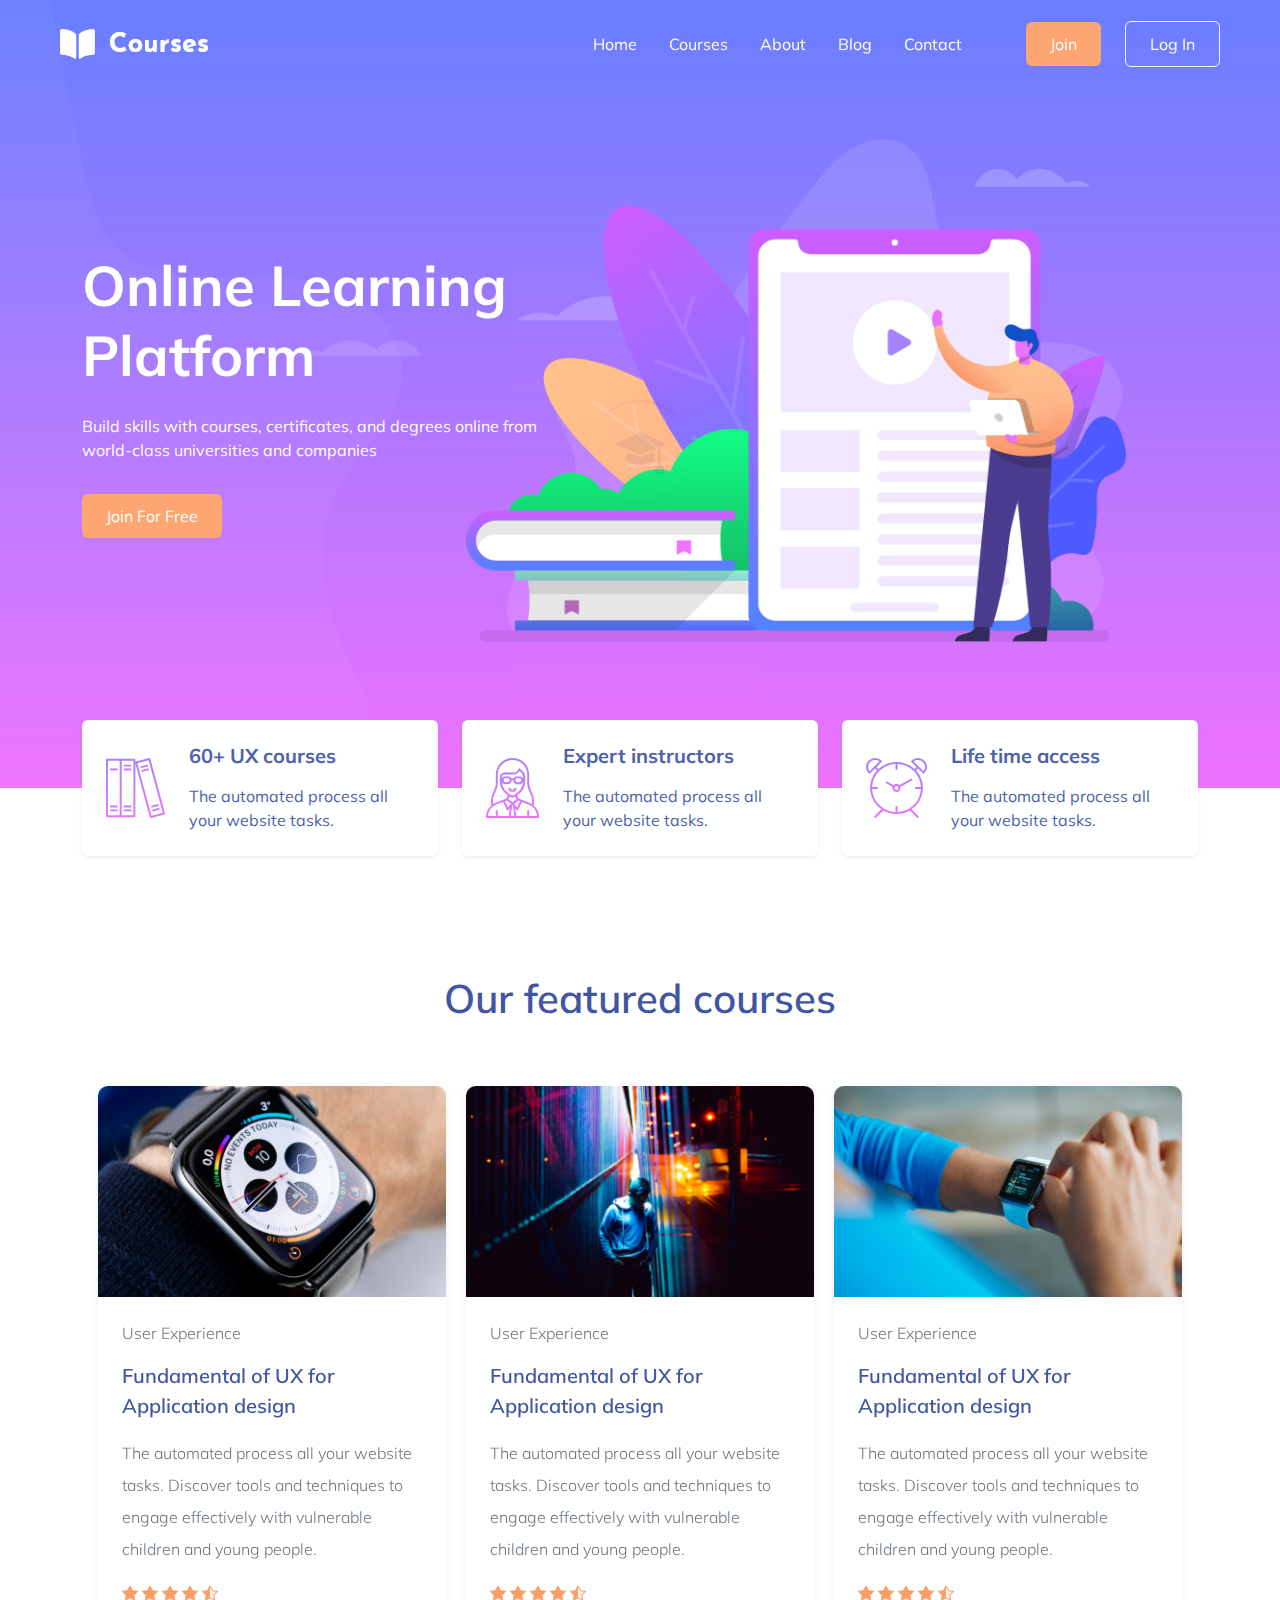
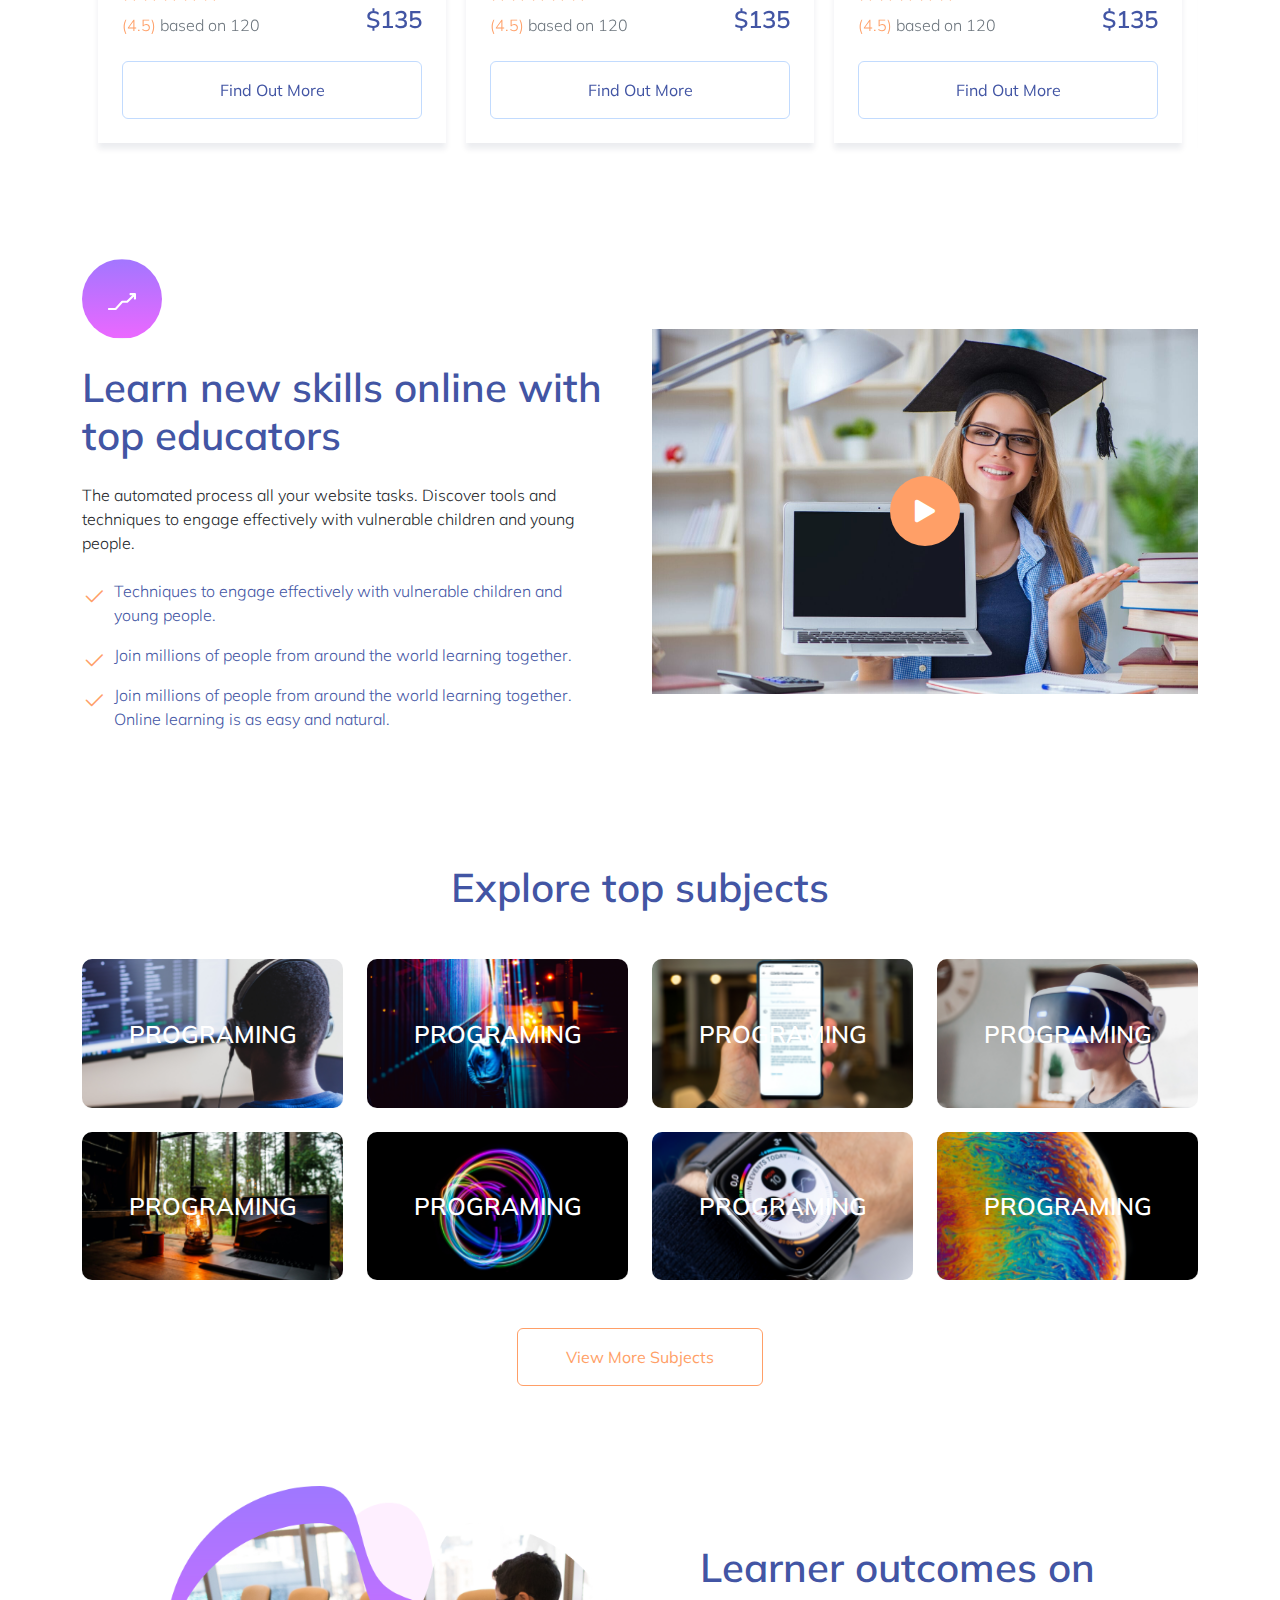
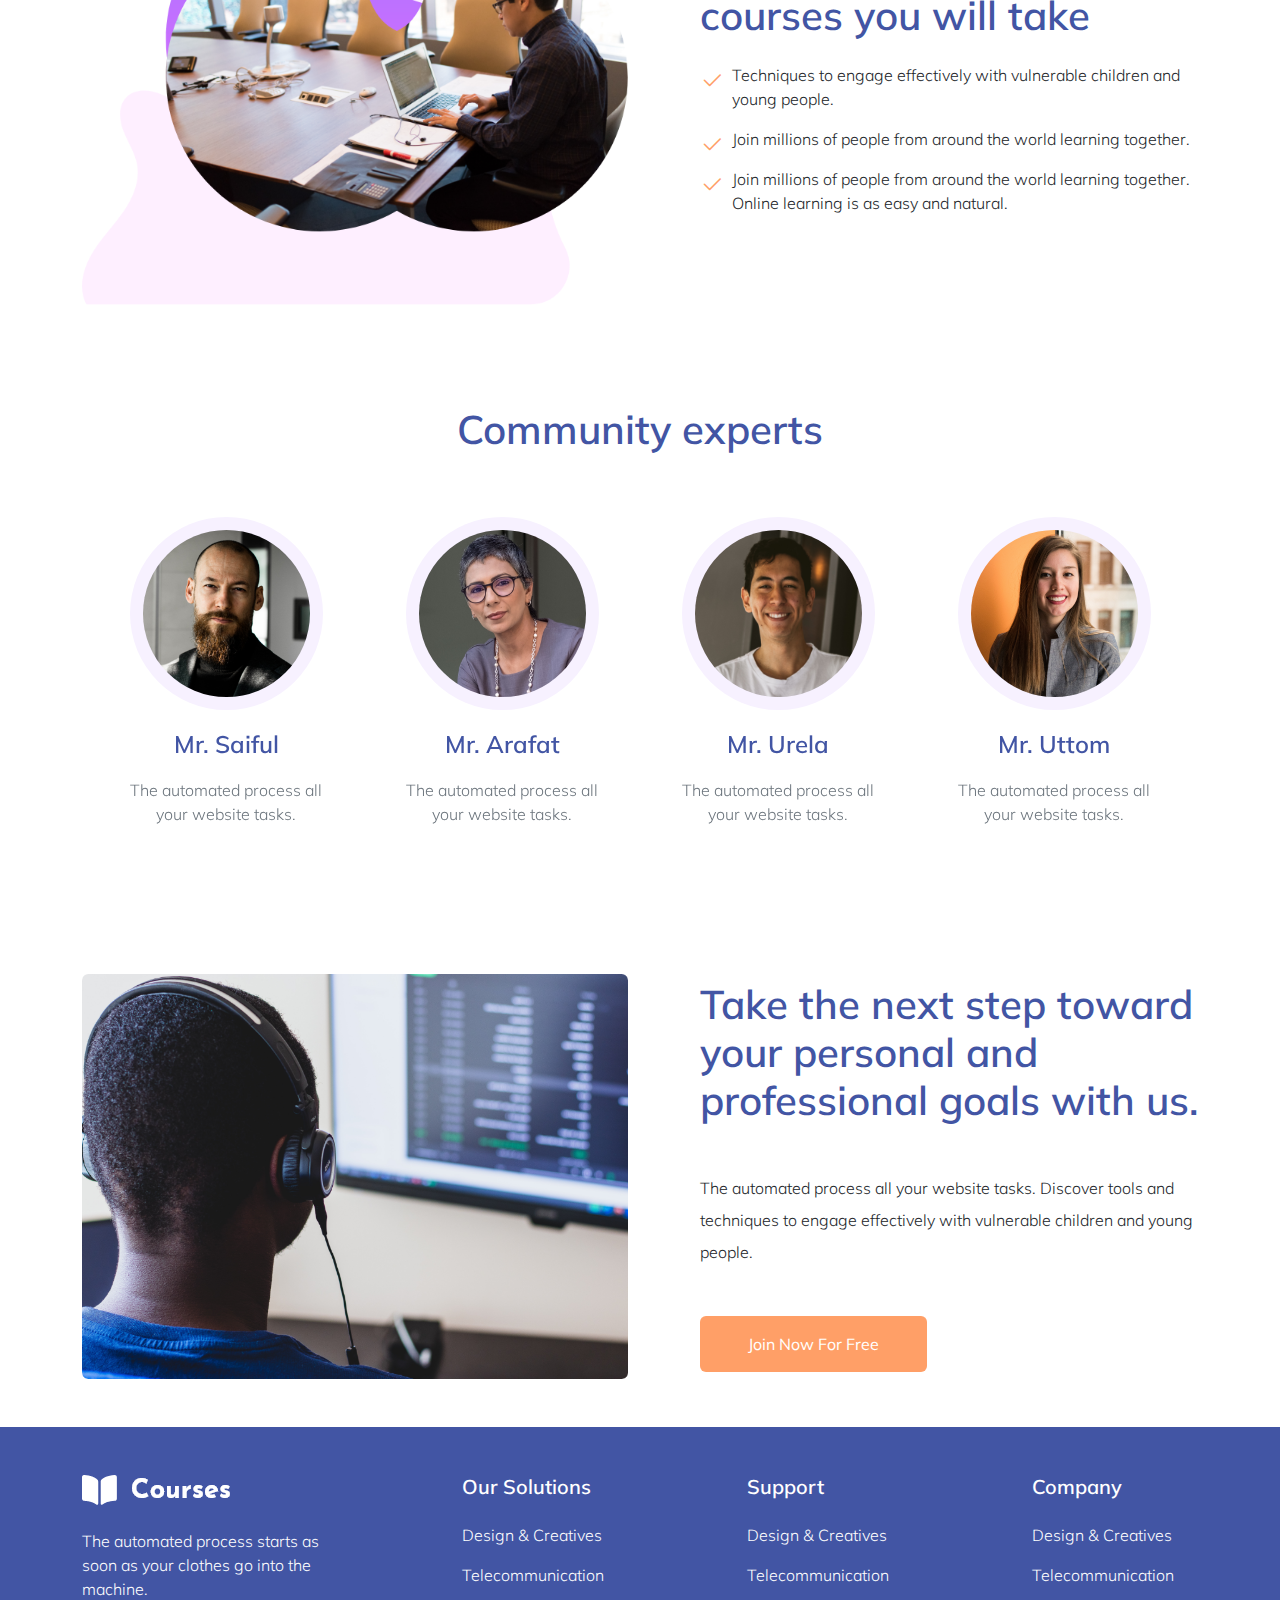
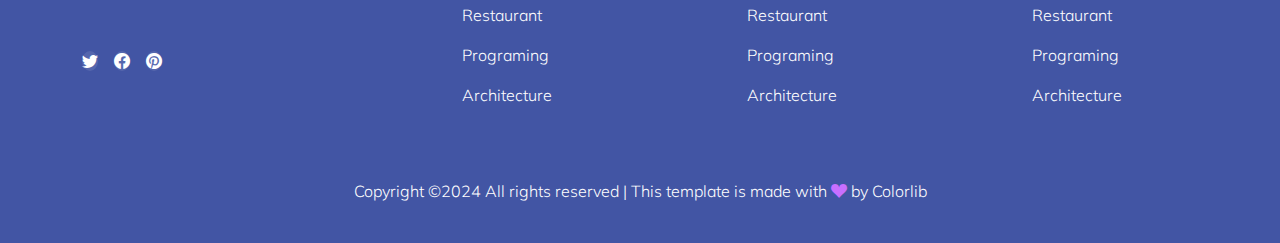
<file: index.html>
<!DOCTYPE html>
<html lang="en">

<head>
    <meta charset="UTF-8">
    <meta name="viewport" content="width=device-width, initial-scale=1.0">
    <title>Courses | Education</title>
    <link rel="icon" href="img/favicon.ico">
    <link rel="stylesheet" href="fonts/mulish/stylesheet.css" type="text/css">
    <link rel="stylesheet" href="css/swiper-bundle.min.css" type="text/css">
    <link rel="stylesheet" href="css/footer.css" type="text/css">
    <link rel="stylesheet" href="css/style.css" type="text/css">
    <link rel="stylesheet" href="css/header.css" type="text/css">
    <link rel="stylesheet" href="css/common.css" type="text/css">
    <link rel="stylesheet" href="fonts/bt-icons/bootstrap-icons.min.css" type="text/css">
    <link rel="stylesheet" href="css/bootstrap.min.css" type="text/css">
</head>

<body>

    <!-- LOADER -->

    <div class="overlay position-fixed top-0 end-0 bottom-0 start-0 bg-light z-3">
        <div class="loader text-center position-relative bg-white rounded-circle shadow">
            <i class="bi bi-mortarboard-fill display-5 text-primary"></i>
        </div>
    </div>

    <!-- HEADER -->

    <header class="navbar navbar-expand-lg py-3 px-5 position-fixed top-0 start-0 end-0 z-2" data-bs-theme="dark">
        <div class="container-fluid">
            <a href="javascript:void(0)">
                <img src="img/logo.png" title="logo" alt="logo" />
            </a>
            <button class="navbar-toggler" data-bs-toggle="collapse" data-bs-target="#menu">
                <span class="navbar-toggler-icon"></span>
            </button>
            <nav class="navbar-collapse collapse flex-lg-grow-0" id="menu">
                <ul class="navbar-nav align-items-lg-center">
                    <li class="mx-lg-3">
                        <a href="index.html" class="text-decoration-none py-3 d-inline-block text-white">Home</a>
                    </li>
                    <li class="mx-lg-3">
                        <a href="courses.html" class="text-decoration-none py-3 d-inline-block text-white">Courses</a>
                    </li>
                    <li class="mx-lg-3">
                        <a href="about.html" class="text-decoration-none py-3 d-inline-block text-white">About</a>
                    </li>
                    <li class="mx-lg-3">
                        <a href="javascript:void(0)"
                            class="text-decoration-none py-3 d-inline-block text-white">Blog</a>
                    </li>
                    <li class="mx-lg-3">
                        <a href="contact.html" class="text-decoration-none py-3 d-inline-block text-white">Contact</a>
                    </li>
                    <li class="ms-lg-5">
                        <a href="javascript:void(0)"
                            class="text-decoration-none d-inline-block text-white px-4 rounded">Join</a>
                    </li>
                    <li class="ms-lg-4 mt-3 mt-lg-0">
                        <a href="login.html"
                            class="text-decoration-none d-inline-block text-white px-4 border border-white rounded">Log
                            In</a>
                    </li>
                </ul>
            </nav>
        </div>
    </header>

    <main>

        <!-- BANNER -->

        <section class="banner" id="top">
            <div class="container">
                <div class="col-12 col-lg-6 col-xl-5">
                    <div class="banner-content">
                        <h1 class="text-white display-4 fw-bold lh-sm">Online Learning Platform</h1>
                        <p class="text-white my-4">Build skills with courses, certificates, and degrees online from
                            world-class universities and companies</p>
                        <a href="javascript:void(0)"
                            class="text-decoration-none d-inline-block text-white px-4 rounded mt-2">Join For Free</a>
                    </div>
                </div>
            </div>
        </section>

        <!-- SERVICES -->

        <section class="services translate-middle-y">
            <div class="container">
                <div class="row">
                    <div class="col-12 col-md-6 col-xl-4">
                        <div class="service-item bg-white p-4 rounded shadow-sm mb-4 mb-xl-0">
                            <ul class="list-unstyled d-flex align-items-center mb-0">
                                <li class="me-4">
                                    <img src="img/icon-1.svg" title="icon-1" alt="icon-1" />
                                </li>
                                <li>
                                    <h5 class="fw-bold mb-3">60+ UX courses</h5>
                                    <p class="mb-0">The automated process all your website tasks.</p>
                                </li>
                            </ul>
                        </div>
                    </div>
                    <div class="col-12 col-md-6 col-xl-4">
                        <div class="service-item bg-white p-4 rounded shadow-sm mb-4 mb-xl-0">
                            <ul class="list-unstyled d-flex align-items-center mb-0">
                                <li class="me-4">
                                    <img src="img/icon-2.svg" title="icon-2" alt="icon-2" />
                                </li>
                                <li>
                                    <h5 class="fw-bold mb-3">Expert instructors</h5>
                                    <p class="mb-0">The automated process all your website tasks.</p>
                                </li>
                            </ul>
                        </div>
                    </div>
                    <div class="col-12 col-md-6 col-xl-4">
                        <div class="service-item bg-white p-4 rounded shadow-sm">
                            <ul class="list-unstyled d-flex align-items-center mb-0">
                                <li class="me-4">
                                    <img src="img/icon-3.svg" title="icon-3" alt="icon-3" />
                                </li>
                                <li>
                                    <h5 class="fw-bold mb-3">Life time access</h5>
                                    <p class="mb-0">The automated process all your website tasks.</p>
                                </li>
                            </ul>
                        </div>
                    </div>
                </div>
            </div>
        </section>

        <!-- COURSES -->

        <section class="courses">
            <div class="container">
                <div class="courses-title text-center mb-5">
                    <h2 class="fw-semibold fs-1">Our featured courses</h2>
                </div>
                <div class="courses-inner">
                    <div class="swiper mySwiper p-3 courses-swiper">
                        <div class="swiper-wrapper">
                            <div class="swiper-slide courses-item">
                                <div class="course-img">
                                    <a href="javascript:void(0)" class="d-block">
                                        <img src="img/course-1.png" title="course-1" alt="course-1" width="100%" />
                                    </a>
                                </div>
                                <div class="course-content p-4">
                                    <p class="fw-light text-secondary">User Experience</p>
                                    <a href="javascript:void(0)"
                                        class="text-decoration-none fs-5 fw-semibold">Fundamental of UX for Application
                                        design</a>
                                    <p class="mt-3 text-secondary fw-light lh-lg">The automated process all your website
                                        tasks. Discover tools and techniques to engage effectively with vulnerable
                                        children and young people.</p>
                                    <ul class="list-unstyled d-flex justify-content-between align-items-end mb-4">
                                        <li>
                                            <i class="bi bi-star-fill"></i>
                                            <i class="bi bi-star-fill"></i>
                                            <i class="bi bi-star-fill"></i>
                                            <i class="bi bi-star-fill"></i>
                                            <i class="bi bi-star-half"></i>
                                            <p class="mb-0 text-secondary mt-2 fw-light">
                                                <span>(4.5)</span>
                                                based on 120
                                            </p>
                                        </li>
                                        <li>
                                            <a href="javascript:void(0)"
                                                class="text-decoration-none fs-4 fw-semibold">$135</a>
                                        </li>
                                    </ul>
                                    <a href="javascript:void(0)"
                                        class="d-block py-3 text-decoration-none border text-center border-primary border-opacity-25 rounded">Find
                                        Out More</a>
                                </div>
                            </div>
                            <div class="swiper-slide courses-item">
                                <div class="course-img">
                                    <a href="javascript:void(0)" class="d-block">
                                        <img src="img/course-2.png" title="course-2" alt="course-2" width="100%" />
                                    </a>
                                </div>
                                <div class="course-content p-4">
                                    <p class="text-secondary fw-light">User Experience</p>
                                    <a href="javascript:void(0)"
                                        class="text-decoration-none fs-5 fw-semibold">Fundamental of UX for Application
                                        design</a>
                                    <p class="mt-3 text-secondary fw-light lh-lg">The automated process all your website
                                        tasks. Discover tools and techniques to engage effectively with vulnerable
                                        children and young people.</p>
                                    <ul class="list-unstyled d-flex justify-content-between align-items-end mb-4">
                                        <li>
                                            <i class="bi bi-star-fill"></i>
                                            <i class="bi bi-star-fill"></i>
                                            <i class="bi bi-star-fill"></i>
                                            <i class="bi bi-star-fill"></i>
                                            <i class="bi bi-star-half"></i>
                                            <p class="mb-0 text-secondary mt-2 fw-light">
                                                <span>(4.5)</span>
                                                based on 120
                                            </p>
                                        </li>
                                        <li>
                                            <a href="javascript:void(0)"
                                                class="text-decoration-none fs-4 fw-semibold">$135</a>
                                        </li>
                                    </ul>
                                    <a href="javascript:void(0)"
                                        class="d-block py-3 text-decoration-none border text-center border-primary border-opacity-25 rounded">Find
                                        Out More</a>
                                </div>
                            </div>
                            <div class="swiper-slide courses-item">
                                <div class="course-img">
                                    <a href="javascript:void(0)" class="d-block">
                                        <img src="img/course-3.png" title="course-3" alt="course-3" width="100%" />
                                    </a>
                                </div>
                                <div class="course-content p-4">
                                    <p class="text-secondary fw-light">User Experience</p>
                                    <a href="javascript:void(0)"
                                        class="text-decoration-none fs-5 fw-semibold">Fundamental of UX for Application
                                        design</a>
                                    <p class="mt-3 text-secondary fw-light lh-lg">The automated process all your website
                                        tasks. Discover tools and techniques to engage effectively with vulnerable
                                        children and young people.</p>
                                    <ul class="list-unstyled d-flex justify-content-between align-items-end mb-4">
                                        <li>
                                            <i class="bi bi-star-fill"></i>
                                            <i class="bi bi-star-fill"></i>
                                            <i class="bi bi-star-fill"></i>
                                            <i class="bi bi-star-fill"></i>
                                            <i class="bi bi-star-half"></i>
                                            <p class="mb-0 text-secondary mt-2 fw-light">
                                                <span>(4.5)</span>
                                                based on 120
                                            </p>
                                        </li>
                                        <li>
                                            <a href="javascript:void(0)"
                                                class="text-decoration-none fs-4 fw-semibold">$135</a>
                                        </li>
                                    </ul>
                                    <a href="javascript:void(0)"
                                        class="d-block py-3 text-decoration-none border text-center border-primary border-opacity-25 rounded">Find
                                        Out More</a>
                                </div>
                            </div>
                            <div class="swiper-slide courses-item">
                                <div class="course-img">
                                    <a href="javascript:void(0)" class="d-block">
                                        <img src="img/course-2.png" title="course-2" alt="course-2" width="100%" />
                                    </a>
                                </div>
                                <div class="course-content p-4">
                                    <p class="text-secondary fw-light">User Experience</p>
                                    <a href="javascript:void(0)"
                                        class="text-decoration-none fs-5 fw-semibold">Fundamental of UX for Application
                                        design</a>
                                    <p class="mt-3 text-secondary fw-light lh-lg">The automated process all your website
                                        tasks. Discover tools and techniques to engage effectively with vulnerable
                                        children and young people.</p>
                                    <ul class="list-unstyled d-flex justify-content-between align-items-end mb-4">
                                        <li>
                                            <i class="bi bi-star-fill"></i>
                                            <i class="bi bi-star-fill"></i>
                                            <i class="bi bi-star-fill"></i>
                                            <i class="bi bi-star-fill"></i>
                                            <i class="bi bi-star-half"></i>
                                            <p class="mb-0 text-secondary mt-2 fw-light">
                                                <span>(4.5)</span>
                                                based on 120
                                            </p>
                                        </li>
                                        <li>
                                            <a href="javascript:void(0)"
                                                class="text-decoration-none fs-4 fw-semibold">$135</a>
                                        </li>
                                    </ul>
                                    <a href="javascript:void(0)"
                                        class="d-block py-3 text-decoration-none border text-center border-primary border-opacity-25 rounded">Find
                                        Out More</a>
                                </div>
                            </div>
                            <div class="swiper-slide courses-item">
                                <div class="course-img">
                                    <a href="javascript:void(0)" class="d-block">
                                        <img src="img/course-1.png" title="course-1" alt="course-1" width="100%" />
                                    </a>
                                </div>
                                <div class="course-content p-4">
                                    <p class="text-secondary fw-light">User Experience</p>
                                    <a href="javascript:void(0)"
                                        class="text-decoration-none fs-5 fw-semibold">Fundamental of UX for Application
                                        design</a>
                                    <p class="mt-3 text-secondary fw-light lh-lg">The automated process all your website
                                        tasks. Discover tools and techniques to engage effectively with vulnerable
                                        children and young people.</p>
                                    <ul class="list-unstyled d-flex justify-content-between align-items-end mb-4">
                                        <li>
                                            <i class="bi bi-star-fill"></i>
                                            <i class="bi bi-star-fill"></i>
                                            <i class="bi bi-star-fill"></i>
                                            <i class="bi bi-star-fill"></i>
                                            <i class="bi bi-star-half"></i>
                                            <p class="mb-0 text-secondary mt-2 fw-light">
                                                <span>(4.5)</span>
                                                based on 120
                                            </p>
                                        </li>
                                        <li>
                                            <a href="javascript:void(0)"
                                                class="text-decoration-none fs-4 fw-semibold">$135</a>
                                        </li>
                                    </ul>
                                    <a href="javascript:void(0)"
                                        class="d-block py-3 text-decoration-none border text-center border-primary border-opacity-25 rounded">Find
                                        Out More</a>
                                </div>
                            </div>
                            <div class="swiper-slide courses-item">
                                <div class="course-img">
                                    <a href="javascript:void(0)" class="d-block">
                                        <img src="img/course-3.png" title="course-3" alt="course-3" width="100%" />
                                    </a>
                                </div>
                                <div class="course-content p-4">
                                    <p class="text-secondary fw-light">User Experience</p>
                                    <a href="javascript:void(0)"
                                        class="text-decoration-none fs-5 fw-semibold">Fundamental of UX for Application
                                        design</a>
                                    <p class="mt-3 text-secondary fw-light lh-lg">The automated process all your website
                                        tasks. Discover tools and techniques to engage effectively with vulnerable
                                        children and young people.</p>
                                    <ul class="list-unstyled d-flex justify-content-between align-items-end mb-4">
                                        <li>
                                            <i class="bi bi-star-fill"></i>
                                            <i class="bi bi-star-fill"></i>
                                            <i class="bi bi-star-fill"></i>
                                            <i class="bi bi-star-fill"></i>
                                            <i class="bi bi-star-half"></i>
                                            <p class="mb-0 text-secondary mt-2 fw-light">
                                                <span>(4.5)</span>
                                                based on 120
                                            </p>
                                        </li>
                                        <li>
                                            <a href="javascript:void(0)"
                                                class="text-decoration-none fs-4 fw-semibold">$135</a>
                                        </li>
                                    </ul>
                                    <a href="javascript:void(0)"
                                        class="d-block py-3 text-decoration-none border text-center border-primary border-opacity-25 rounded">Find
                                        Out More</a>
                                </div>
                            </div>
                        </div>
                    </div>
                </div>
            </div>
        </section>

        <!-- ONLINE EDUCATION -->

        <section class="e-learning">
            <div class="container">
                <div class="row align-items-center">
                    <div class="col-12 col-lg-6">
                        <div class="e-learning-content me-lg-4">
                            <span class="d-inline-block rounded-circle text-center">
                                <img src="img/arrow.svg" title="arrow" alt="arrow" />
                            </span>
                            <h2 class="fw-semibold fs-1 my-4">Learn new skills online with top educators</h2>
                            <p class="fw-light mb-4">The automated process all your website tasks. Discover tools and
                                techniques to engage effectively with vulnerable children and young people.</p>
                            <ul class="list-unstyled">
                                <li class="d-flex">
                                    <i class="bi bi-check2 fs-4"></i>
                                    <p class="fw-light ms-2">Techniques to engage effectively with vulnerable children
                                        and young people.</p>
                                </li>
                                <li class="d-flex">
                                    <i class="bi bi-check2 fs-4"></i>
                                    <p class="fw-light ms-2">Join millions of people from around the world learning
                                        together.</p>
                                </li>
                                <li class="d-flex">
                                    <i class="bi bi-check2 fs-4"></i>
                                    <p class="fw-light ms-2">Join millions of people from around the world learning
                                        together. Online learning is as easy and natural.</p>
                                </li>
                            </ul>
                        </div>
                    </div>
                    <div class="col-12 col-lg-6">
                        <div class="e-learning-img position-relative">
                            <img src="img/e-learning.jpeg" title="e-learning" alt="e-learning" width="100%" />
                            <a href="javascript:void(0)"
                                class="fs-1 position-absolute top-50 start-50 translate-middle text-white text-center d-inline-block rounded-circle">
                                <i class="bi bi-play-fill"></i>
                            </a>
                        </div>
                    </div>
                </div>
            </div>
        </section>

        <!-- TOP SUBJECTS -->

        <section class="top-subjects py">
            <div class="container">
                <div class="subjects-title text-center mb-5">
                    <h2 class="fw-semibold fs-1">Explore top subjects</h2>
                </div>
                <div class="subjects-inner">
                    <div class="row">
                        <div class="col-12 col-md-6 col-lg-4 col-xl-3">
                            <div class="subject-item position-relative mb-4">
                                <img src="img/subject-1.png" title="subject-1" alt="subject-1" width="100%" />
                                <a href="javascript:void(0)"
                                    class="text-decoration-none fs-4 text-white position-absolute fw-semibold top-50 start-50 translate-middle">PROGRAMING</a>
                            </div>
                        </div>
                        <div class="col-12 col-md-6 col-lg-4 col-xl-3">
                            <div class="subject-item position-relative mb-4">
                                <img src="img/subject-2.png" title="subject-2" alt="subject-2" width="100%" />
                                <a href="javascript:void(0)"
                                    class="text-decoration-none fs-4 text-white position-absolute fw-semibold top-50 start-50 translate-middle">PROGRAMING</a>
                            </div>
                        </div>
                        <div class="col-12 col-md-6 col-lg-4 col-xl-3">
                            <div class="subject-item position-relative mb-4">
                                <img src="img/subject-3.png" title="subject-3" alt="subject-3" width="100%" />
                                <a href="javascript:void(0)"
                                    class="text-decoration-none fs-4 text-white position-absolute fw-semibold top-50 start-50 translate-middle">PROGRAMING</a>
                            </div>
                        </div>
                        <div class="col-12 col-md-6 col-lg-4 col-xl-3">
                            <div class="subject-item position-relative mb-4">
                                <img src="img/subject-4.png" title="subject-4" alt="subject-4" width="100%" />
                                <a href="javascript:void(0)"
                                    class="text-decoration-none fs-4 text-white position-absolute fw-semibold top-50 start-50 translate-middle">PROGRAMING</a>
                            </div>
                        </div>
                        <div class="col-12 col-md-6 col-lg-4 col-xl-3">
                            <div class="subject-item position-relative mb-4 mb-xl-0">
                                <img src="img/subject-5.png" title="subject-5" alt="subject-5" width="100%" />
                                <a href="javascript:void(0)"
                                    class="text-decoration-none fs-4 text-white position-absolute fw-semibold top-50 start-50 translate-middle">PROGRAMING</a>
                            </div>
                        </div>
                        <div class="col-12 col-md-6 col-lg-4 col-xl-3">
                            <div class="subject-item position-relative mb-4 mb-xl-0">
                                <img src="img/subject-6.png" title="subject-6" alt="subject-6" width="100%" />
                                <a href="javascript:void(0)"
                                    class="text-decoration-none fs-4 text-white position-absolute fw-semibold top-50 start-50 translate-middle">PROGRAMING</a>
                            </div>
                        </div>
                        <div class="col-12 col-md-6 col-lg-4 col-xl-3">
                            <div class="subject-item position-relative mb-4 mb-md-0">
                                <img src="img/subject-7.png" title="subject-7" alt="subject-7" width="100%" />
                                <a href="javascript:void(0)"
                                    class="text-decoration-none fs-4 text-white position-absolute fw-semibold top-50 start-50 translate-middle">PROGRAMING</a>
                            </div>
                        </div>
                        <div class="col-12 col-md-6 col-lg-4 col-xl-3">
                            <div class="subject-item position-relative">
                                <img src="img/subject-8.png" title="subject-8" alt="subject-8" width="100%" />
                                <a href="javascript:void(0)"
                                    class="text-decoration-none fs-4 text-white position-absolute fw-semibold top-50 start-50 translate-middle">PROGRAMING</a>
                            </div>
                        </div>
                        <div class="col-12">
                            <div class="subject-btn text-center mt-5">
                                <a href="javascript:void(0)"
                                    class="text-decoration-none d-inline-block rounded px-5 py-3">View More Subjects</a>
                            </div>
                        </div>
                    </div>
                </div>
            </div>
        </section>

        <!-- LEARNER OUTCOMES -->

        <section class="outcomes">
            <div class="container">
                <div class="row align-items-center">
                    <div class="col-12 col-lg-6">
                        <div class="outcome-img mb-5 mb-lg-0">
                            <img src="img/outcome.png" title="outcome" alt="outcome" width="100%" />
                        </div>
                    </div>
                    <div class="col-12 col-lg-6">
                        <div class="outcome-content ms-lg-5">
                            <h2 class="fw-semibold fs-1">Learner outcomes on courses you will take</h2>
                            <ul class="list-unstyled mt-4">
                                <li class="d-flex">
                                    <i class="bi bi-check2 fs-4"></i>
                                    <p class="fw-light ms-2">Techniques to engage effectively with vulnerable children
                                        and young people.</p>
                                </li>
                                <li class="d-flex">
                                    <i class="bi bi-check2 fs-4"></i>
                                    <p class="fw-light ms-2">Join millions of people from around the world learning
                                        together.</p>
                                </li>
                                <li class="d-flex">
                                    <i class="bi bi-check2 fs-4"></i>
                                    <p class="fw-light ms-2">Join millions of people from around the world learning
                                        together. Online learning is as easy and natural.</p>
                                </li>
                            </ul>
                        </div>
                    </div>
                </div>
            </div>
        </section>

        <!-- COMMUNITY EXPERTS -->

        <section class="community-experts py">
            <div class="container">
                <div class="experts-title text-center mb-5">
                    <h2 class="fw-semibold fs-1">Community experts</h2>
                </div>
                <div class="experts-inner">
                    <div class="swiper mySwiper p-3 experts-swiper">
                        <div class="swiper-wrapper">
                            <div class="swiper-slide text-center">
                                <div class="expert-img">
                                    <img src="img/expert-1.png" title="expert-1" alt="expert-1" />
                                </div>
                                <div class="expert-content p-3">
                                    <a href="javascript:void(0)"
                                        class="text-decoration-none fs-4 fw-semibold d-inline-block mb-3">Mr. Saiful</a>
                                    <p class="text-secondary fw-light">The automated process all your website tasks.</p>
                                </div>
                            </div>
                            <div class="swiper-slide text-center">
                                <div class="expert-img">
                                    <img src="img/expert-2.png" title="expert-2" alt="expert-2" />
                                </div>
                                <div class="expert-content p-3">
                                    <a href="javascript:void(0)"
                                        class="text-decoration-none fs-4 fw-semibold d-inline-block mb-3">Mr. Arafat</a>
                                    <p class="text-secondary fw-light">The automated process all your website tasks.</p>
                                </div>
                            </div>
                            <div class="swiper-slide text-center">
                                <div class="expert-img">
                                    <img src="img/expert-3.png" title="expert-3" alt="expert-3" />
                                </div>
                                <div class="expert-content p-3">
                                    <a href="javascript:void(0)"
                                        class="text-decoration-none fs-4 fw-semibold d-inline-block mb-3">Mr. Urela</a>
                                    <p class="text-secondary fw-light">The automated process all your website tasks.</p>
                                </div>
                            </div>
                            <div class="swiper-slide text-center">
                                <div class="expert-img">
                                    <img src="img/expert-4.png" title="expert-4" alt="expert-4" />
                                </div>
                                <div class="expert-content p-3">
                                    <a href="javascript:void(0)"
                                        class="text-decoration-none fs-4 fw-semibold d-inline-block mb-3">Mr. Uttom</a>
                                    <p class="text-secondary fw-light">The automated process all your website tasks.</p>
                                </div>
                            </div>
                            <div class="swiper-slide text-center">
                                <div class="expert-img">
                                    <img src="img/expert-2.png" title="expert-2" alt="expert-2" />
                                </div>
                                <div class="expert-content p-3">
                                    <a href="javascript:void(0)"
                                        class="text-decoration-none fs-4 fw-semibold d-inline-block mb-3">Mr. Arafat</a>
                                    <p class="text-secondary fw-light">The automated process all your website tasks.</p>
                                </div>
                            </div>
                        </div>
                    </div>
                </div>
            </div>
        </section>

        <!-- GOALS -->

        <section class="goals">
            <div class="container">
                <div class="row align-items-center">
                    <div class="col-12 col-lg-6">
                        <div class="goal-img mb-5 mb-lg-0">
                            <img src="img/goal.png" title="goal" alt="goal" width="100%" />
                        </div>
                    </div>
                    <div class="col-12 col-lg-6">
                        <div class="goal-content ms-lg-5">
                            <h2 class="fw-semibold fs-1">Take the next step toward your personal and professional goals
                                with us.</h2>
                            <p class="fw-light my-5 lh-lg">The automated process all your website tasks. Discover tools
                                and techniques to engage effectively with vulnerable children and young people.</p>
                            <a href="javascript:void(0)"
                                class="text-white text-decoration-none d-inline-block px-5 py-3 rounded">Join Now For
                                Free</a>
                        </div>
                    </div>
                </div>
            </div>
        </section>

    </main>

    <!-- FOOTER -->

    <footer class="mt-5">
        <div class="container">
            <div class="footer-inner py-5">
                <div class="row">
                    <div class="col-12 col-lg-5 col-xl-3">
                        <div class="footer-item mb-5 mb-lg-0">
                            <a href="javascript:void(0)" class="text-decoration-none">
                                <img src="img/logo.png" title="logo" alt="logo" />
                            </a>
                            <p class="text-white fw-light mt-4 mb-5">The automated process starts as soon as your
                                clothes go into the machine.</p>
                            <ul class="list-unstyled d-flex mb-0">
                                <li class="me-3">
                                    <a href="javascript:void(0)"
                                        class="text-decoration-none text-white bg-white rounded-circle bg-opacity-10">
                                        <i class="bi bi-twitter"></i>
                                    </a>
                                </li>
                                <li class="me-3">
                                    <a href="javascript:void(0)"
                                        class="text-decoration-none text-white bg-white rounded-circle bg-opacity-10">
                                        <i class="bi bi-facebook"></i>
                                    </a>
                                </li>
                                <li>
                                    <a href="javascript:void(0)"
                                        class="text-decoration-none text-white bg-white rounded-circle bg-opacity-10">
                                        <i class="bi bi-pinterest"></i>
                                    </a>
                                </li>
                            </ul>
                        </div>
                    </div>
                    <div class="col-12 col-lg-1"></div>
                    <div class="col-12 col-md-6 col-lg-3">
                        <div class="footer-item mb-5 mb-lg-0">
                            <h5 class="text-white mb-4 fw-semibold">Our Solutions</h5>
                            <ul class="list-unstyled mb-0">
                                <li class="mb-3">
                                    <a href="javascript:void(0)" class="text-decoration-none text-white fw-light">
                                        Design & Creatives
                                    </a>
                                </li>
                                <li class="mb-3">
                                    <a href="javascript:void(0)" class="text-decoration-none text-white fw-light">
                                        Telecommunication
                                    </a>
                                </li>
                                <li class="mb-3">
                                    <a href="javascript:void(0)" class="text-decoration-none text-white fw-light">
                                        Restaurant
                                    </a>
                                </li>
                                <li class="mb-3">
                                    <a href="javascript:void(0)" class="text-decoration-none text-white fw-light">
                                        Programing
                                    </a>
                                </li>
                                <li>
                                    <a href="javascript:void(0)" class="text-decoration-none text-white fw-light">
                                        Architecture
                                    </a>
                                </li>
                            </ul>
                        </div>
                    </div>
                    <div class="col-12 col-md-6 col-lg-3">
                        <div class="footer-item mb-5 mb-lg-0">
                            <h5 class="text-white mb-4 fw-semibold">Support</h5>
                            <ul class="list-unstyled mb-0">
                                <li class="mb-3">
                                    <a href="javascript:void(0)" class="text-decoration-none text-white fw-light">
                                        Design & Creatives
                                    </a>
                                </li>
                                <li class="mb-3">
                                    <a href="javascript:void(0)" class="text-decoration-none text-white fw-light">
                                        Telecommunication
                                    </a>
                                </li>
                                <li class="mb-3">
                                    <a href="javascript:void(0)" class="text-decoration-none text-white fw-light">
                                        Restaurant
                                    </a>
                                </li>
                                <li class="mb-3">
                                    <a href="javascript:void(0)" class="text-decoration-none text-white fw-light">
                                        Programing
                                    </a>
                                </li>
                                <li>
                                    <a href="javascript:void(0)" class="text-decoration-none text-white fw-light">
                                        Architecture
                                    </a>
                                </li>
                            </ul>
                        </div>
                    </div>
                    <div class="col-12 col-md-6 col-xl-2">
                        <div class="footer-item">
                            <h5 class="text-white mb-4 fw-semibold">Company</h5>
                            <ul class="list-unstyled mb-0">
                                <li class="mb-3">
                                    <a href="javascript:void(0)" class="text-decoration-none text-white fw-light">
                                        Design & Creatives
                                    </a>
                                </li>
                                <li class="mb-3">
                                    <a href="javascript:void(0)" class="text-decoration-none text-white fw-light">
                                        Telecommunication
                                    </a>
                                </li>
                                <li class="mb-3">
                                    <a href="javascript:void(0)" class="text-decoration-none text-white fw-light">
                                        Restaurant
                                    </a>
                                </li>
                                <li class="mb-3">
                                    <a href="javascript:void(0)" class="text-decoration-none text-white fw-light">
                                        Programing
                                    </a>
                                </li>
                                <li>
                                    <a href="javascript:void(0)" class="text-decoration-none text-white fw-light">
                                        Architecture
                                    </a>
                                </li>
                            </ul>
                        </div>
                    </div>
                </div>
            </div>
            <div class="copyright text-center py-4">
                <p class="text-white fw-light">Copyright ©2024 All rights reserved | This template is made with <i
                        class="bi bi-suit-heart-fill"></i> by Colorlib</p>
            </div>
        </div>
    </footer>

    <!-- BACK-TO-TOP -->

    <a href="#top" class="back-to-top text-white fs-4 rounded-circle position-fixed shadow">
        <i class="bi bi-arrow-return-right"></i>
    </a>

    <script src="js/jquery-3.7.1.min.js" type="text/javascript"></script>
    <script src="js/bootstrap.bundle.min.js" type="text/javascript"></script>
    <script src="js/swiper-bundle.min.js" type="text/javascript"></script>
    <script src="js/custom.js" type="text/javascript"></script>
</body>

</html>
</file>
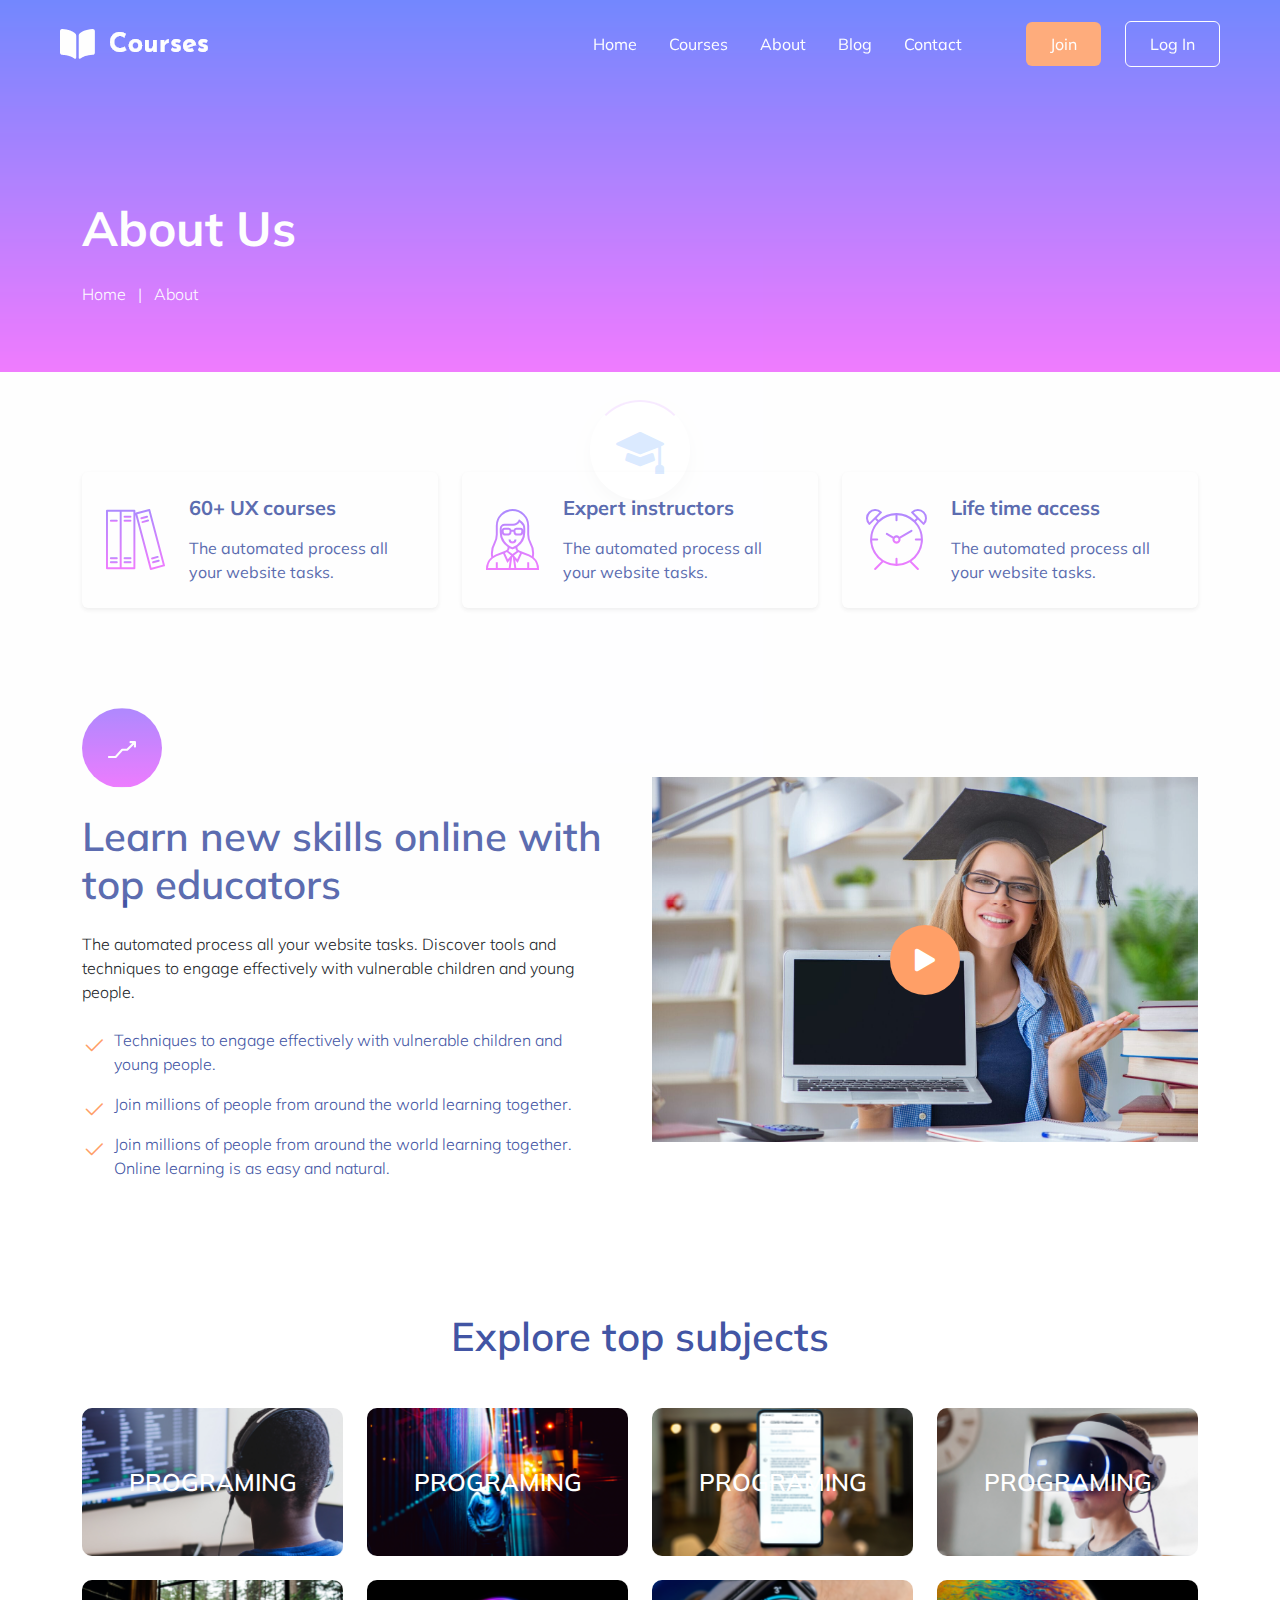
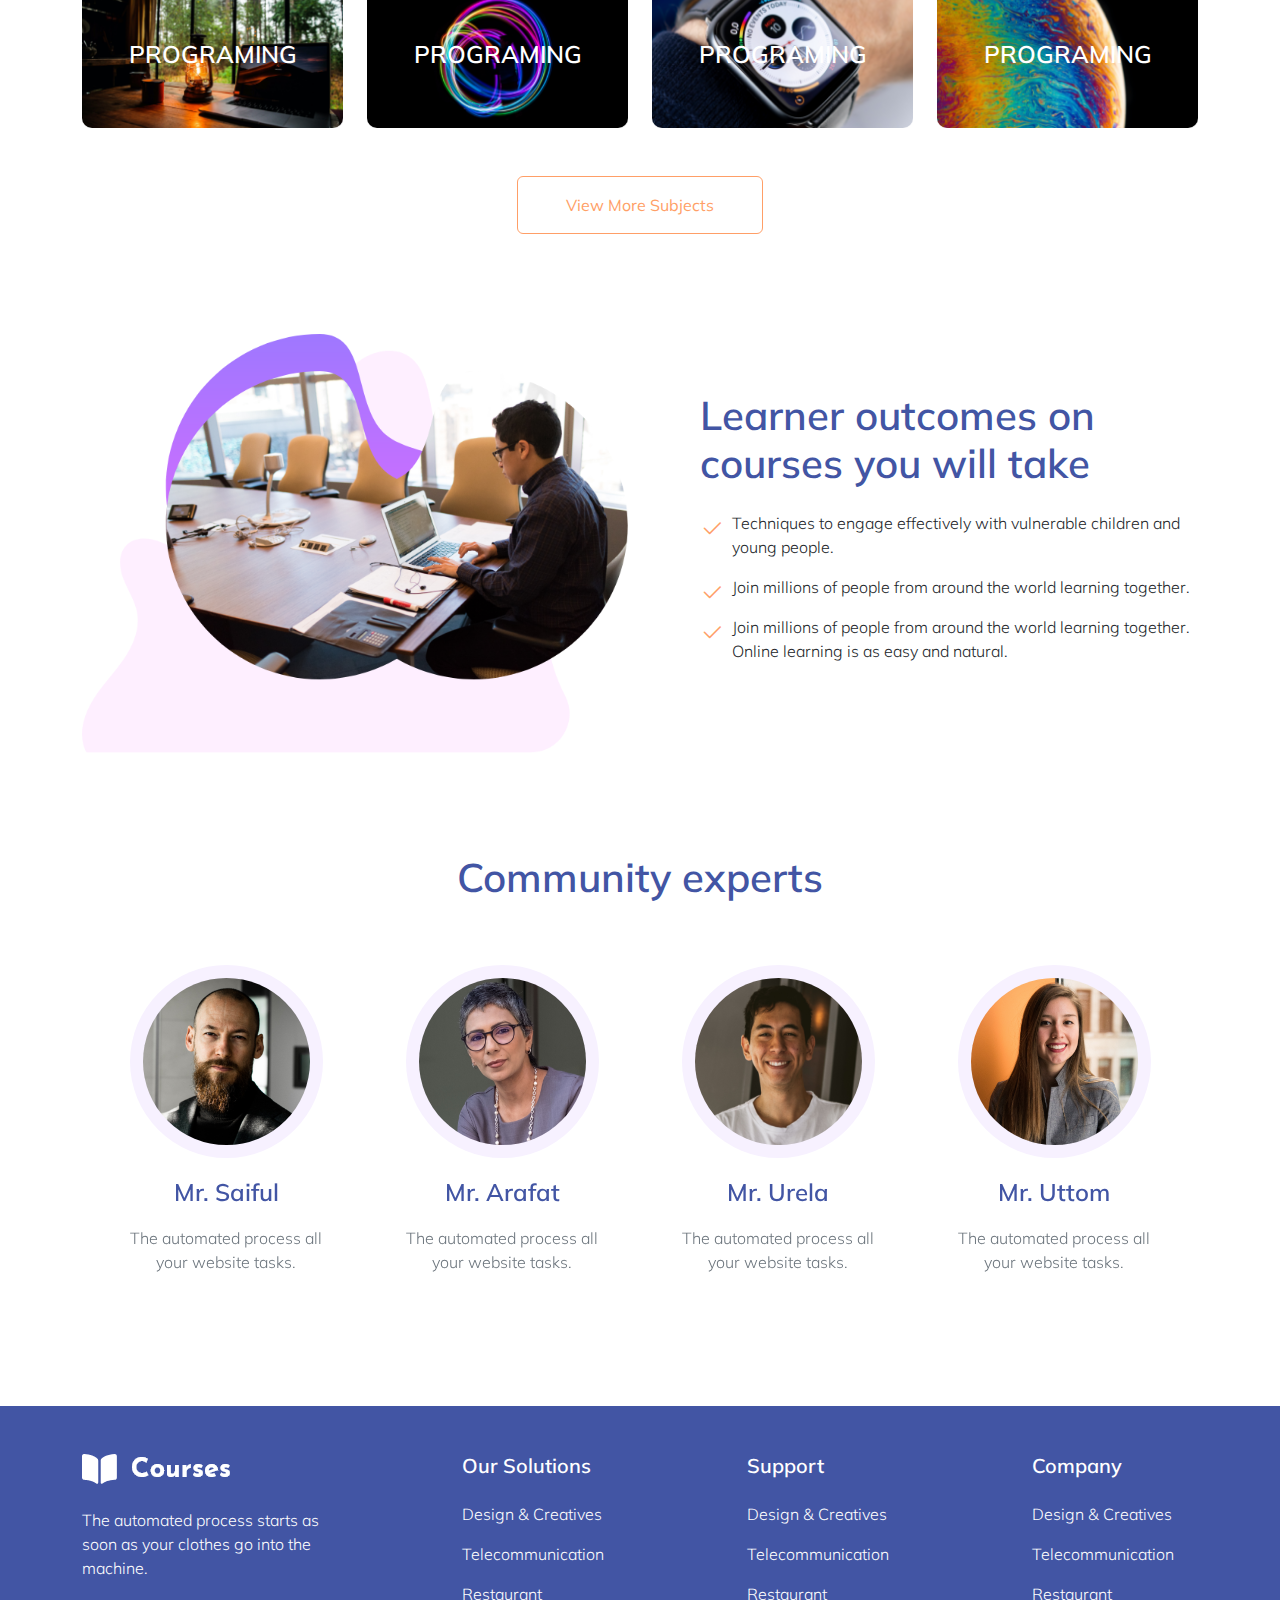
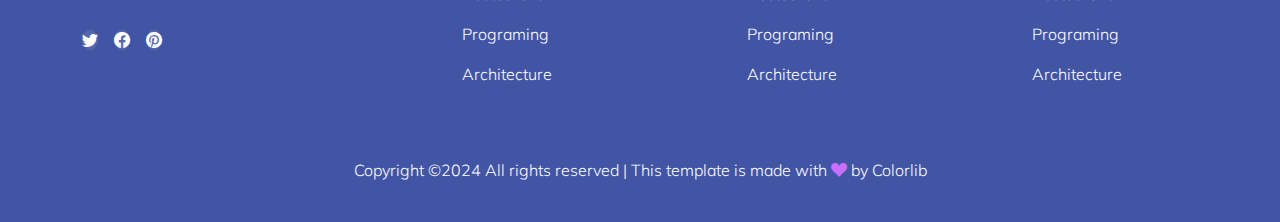
<file: about.html>
<!DOCTYPE html>
<html lang="en">

<head>
    <meta charset="UTF-8">
    <meta name="viewport" content="width=device-width, initial-scale=1.0">
    <title>Courses | Education</title>
    <link rel="icon" href="img/favicon.ico">
    <link rel="stylesheet" href="fonts/mulish/stylesheet.css" type="text/css">
    <link rel="stylesheet" href="css/swiper-bundle.min.css" type="text/css">
    <link rel="stylesheet" href="css/footer.css" type="text/css">
    <link rel="stylesheet" href="css/header.css" type="text/css">
    <link rel="stylesheet" href="css/common.css" type="text/css">
    <link rel="stylesheet" href="fonts/bt-icons/bootstrap-icons.min.css" type="text/css">
    <link rel="stylesheet" href="css/bootstrap.min.css" type="text/css">
</head>

<body>

    <!-- LOADER -->

    <div class="overlay position-fixed top-0 end-0 bottom-0 start-0 bg-light z-3">
        <div class="loader text-center position-relative bg-white rounded-circle shadow">
            <i class="bi bi-mortarboard-fill display-5 text-primary"></i>
        </div>
    </div>

    <!-- HEADER -->

    <header class="navbar navbar-expand-lg py-3 px-5 position-fixed top-0 start-0 end-0 z-2" data-bs-theme="dark">
        <div class="container-fluid">
            <a href="javascript:void(0)">
                <img src="img/logo.png" title="logo" alt="logo" />
            </a>
            <button class="navbar-toggler" data-bs-toggle="collapse" data-bs-target="#menu">
                <span class="navbar-toggler-icon"></span>
            </button>
            <nav class="navbar-collapse collapse flex-lg-grow-0" id="menu">
                <ul class="navbar-nav align-items-lg-center">
                    <li class="mx-lg-3">
                        <a href="index.html" class="text-decoration-none py-3 d-inline-block text-white">Home</a>
                    </li>
                    <li class="mx-lg-3">
                        <a href="courses.html" class="text-decoration-none py-3 d-inline-block text-white">Courses</a>
                    </li>
                    <li class="mx-lg-3">
                        <a href="about.html" class="text-decoration-none py-3 d-inline-block text-white">About</a>
                    </li>
                    <li class="mx-lg-3">
                        <a href="javascript:void(0)"
                            class="text-decoration-none py-3 d-inline-block text-white">Blog</a>
                    </li>
                    <li class="mx-lg-3">
                        <a href="contact.html" class="text-decoration-none py-3 d-inline-block text-white">Contact</a>
                    </li>
                    <li class="ms-lg-5 mt-3 mt-lg-0">
                        <a href="javascript:void(0)"
                            class="text-decoration-none d-inline-block text-white px-4 rounded">Join</a>
                    </li>
                    <li class="ms-lg-4 mt-3 mt-lg-0">
                        <a href="login.html"
                            class="text-decoration-none d-inline-block text-white px-4 border border-white rounded">Log
                            In</a>
                    </li>
                </ul>
            </nav>
        </div>
    </header>

    <main>

        <!-- BANNER -->

        <section class="about-banner" id="top">
            <div class="container">
                <div class="banner-content">
                    <h1 class="text-white fw-bold display-5">About Us</h1>
                    <p class="text-white fw-light mt-4">Home <span class="mx-2">|</span> About</p>
                </div>
            </div>
        </section>

        <!-- SERVICES -->

        <section class="services py">
            <div class="container">
                <div class="row">
                    <div class="col-12 col-md-6 col-xl-4">
                        <div class="service-item bg-white p-4 rounded shadow-sm mb-4 mb-xl-0">
                            <ul class="list-unstyled d-flex align-items-center mb-0">
                                <li class="me-4">
                                    <img src="img/icon-1.svg" title="icon-1" alt="icon-1" />
                                </li>
                                <li>
                                    <h5 class="fw-bold mb-3">60+ UX courses</h5>
                                    <p class="mb-0">The automated process all your website tasks.</p>
                                </li>
                            </ul>
                        </div>
                    </div>
                    <div class="col-12 col-md-6 col-xl-4">
                        <div class="service-item bg-white p-4 rounded shadow-sm mb-4 mb-xl-0">
                            <ul class="list-unstyled d-flex align-items-center mb-0">
                                <li class="me-4">
                                    <img src="img/icon-2.svg" title="icon-2" alt="icon-2" />
                                </li>
                                <li>
                                    <h5 class="fw-bold mb-3">Expert instructors</h5>
                                    <p class="mb-0">The automated process all your website tasks.</p>
                                </li>
                            </ul>
                        </div>
                    </div>
                    <div class="col-12 col-md-6 col-xl-4">
                        <div class="service-item bg-white p-4 rounded shadow-sm">
                            <ul class="list-unstyled d-flex align-items-center mb-0">
                                <li class="me-4">
                                    <img src="img/icon-3.svg" title="icon-3" alt="icon-3" />
                                </li>
                                <li>
                                    <h5 class="fw-bold mb-3">Life time access</h5>
                                    <p class="mb-0">The automated process all your website tasks.</p>
                                </li>
                            </ul>
                        </div>
                    </div>
                </div>
            </div>
        </section>

        <!-- ONLINE EDUCATION -->

        <section class="e-learning">
            <div class="container">
                <div class="row align-items-center">
                    <div class="col-12 col-lg-6">
                        <div class="e-learning-content me-lg-4">
                            <span class="d-inline-block rounded-circle text-center">
                                <img src="img/arrow.svg" title="arrow" alt="arrow" />
                            </span>
                            <h2 class="fw-semibold fs-1 my-4">Learn new skills online with top educators</h2>
                            <p class="fw-light mb-4">The automated process all your website tasks. Discover tools and
                                techniques to engage effectively with vulnerable children and young people.</p>
                            <ul class="list-unstyled">
                                <li class="d-flex">
                                    <i class="bi bi-check2 fs-4"></i>
                                    <p class="fw-light ms-2">Techniques to engage effectively with vulnerable children
                                        and young people.</p>
                                </li>
                                <li class="d-flex">
                                    <i class="bi bi-check2 fs-4"></i>
                                    <p class="fw-light ms-2">Join millions of people from around the world learning
                                        together.</p>
                                </li>
                                <li class="d-flex">
                                    <i class="bi bi-check2 fs-4"></i>
                                    <p class="fw-light ms-2">Join millions of people from around the world learning
                                        together. Online learning is as easy and natural.</p>
                                </li>
                            </ul>
                        </div>
                    </div>
                    <div class="col-12 col-lg-6">
                        <div class="e-learning-img position-relative">
                            <img src="img/e-learning.jpeg" title="e-learning" alt="e-learning" width="100%" />
                            <a href="javascript:void(0)"
                                class="fs-1 position-absolute top-50 start-50 translate-middle text-white text-center d-inline-block rounded-circle">
                                <i class="bi bi-play-fill"></i>
                            </a>
                        </div>
                    </div>
                </div>
            </div>
        </section>

        <!-- TOP SUBJECTS -->

        <section class="top-subjects py">
            <div class="container">
                <div class="subjects-title text-center mb-5">
                    <h2 class="fw-semibold fs-1">Explore top subjects</h2>
                </div>
                <div class="subjects-inner">
                    <div class="row">
                        <div class="col-12 col-md-6 col-lg-4 col-xl-3">
                            <div class="subject-item position-relative mb-4">
                                <img src="img/subject-1.png" title="subject-1" alt="subject-1" width="100%" />
                                <a href="javascript:void(0)"
                                    class="text-decoration-none fs-4 text-white position-absolute fw-semibold top-50 start-50 translate-middle">PROGRAMING</a>
                            </div>
                        </div>
                        <div class="col-12 col-md-6 col-lg-4 col-xl-3">
                            <div class="subject-item position-relative mb-4">
                                <img src="img/subject-2.png" title="subject-2" alt="subject-2" width="100%" />
                                <a href="javascript:void(0)"
                                    class="text-decoration-none fs-4 text-white position-absolute fw-semibold top-50 start-50 translate-middle">PROGRAMING</a>
                            </div>
                        </div>
                        <div class="col-12 col-md-6 col-lg-4 col-xl-3">
                            <div class="subject-item position-relative mb-4">
                                <img src="img/subject-3.png" title="subject-3" alt="subject-3" width="100%" />
                                <a href="javascript:void(0)"
                                    class="text-decoration-none fs-4 text-white position-absolute fw-semibold top-50 start-50 translate-middle">PROGRAMING</a>
                            </div>
                        </div>
                        <div class="col-12 col-md-6 col-lg-4 col-xl-3">
                            <div class="subject-item position-relative mb-4">
                                <img src="img/subject-4.png" title="subject-4" alt="subject-4" width="100%" />
                                <a href="javascript:void(0)"
                                    class="text-decoration-none fs-4 text-white position-absolute fw-semibold top-50 start-50 translate-middle">PROGRAMING</a>
                            </div>
                        </div>
                        <div class="col-12 col-md-6 col-lg-4 col-xl-3">
                            <div class="subject-item position-relative mb-4 mb-xl-0">
                                <img src="img/subject-5.png" title="subject-5" alt="subject-5" width="100%" />
                                <a href="javascript:void(0)"
                                    class="text-decoration-none fs-4 text-white position-absolute fw-semibold top-50 start-50 translate-middle">PROGRAMING</a>
                            </div>
                        </div>
                        <div class="col-12 col-md-6 col-lg-4 col-xl-3">
                            <div class="subject-item position-relative mb-4 mb-xl-0">
                                <img src="img/subject-6.png" title="subject-6" alt="subject-6" width="100%" />
                                <a href="javascript:void(0)"
                                    class="text-decoration-none fs-4 text-white position-absolute fw-semibold top-50 start-50 translate-middle">PROGRAMING</a>
                            </div>
                        </div>
                        <div class="col-12 col-md-6 col-lg-4 col-xl-3">
                            <div class="subject-item position-relative mb-4 mb-md-0">
                                <img src="img/subject-7.png" title="subject-7" alt="subject-7" width="100%" />
                                <a href="javascript:void(0)"
                                    class="text-decoration-none fs-4 text-white position-absolute fw-semibold top-50 start-50 translate-middle">PROGRAMING</a>
                            </div>
                        </div>
                        <div class="col-12 col-md-6 col-lg-4 col-xl-3">
                            <div class="subject-item position-relative">
                                <img src="img/subject-8.png" title="subject-8" alt="subject-8" width="100%" />
                                <a href="javascript:void(0)"
                                    class="text-decoration-none fs-4 text-white position-absolute fw-semibold top-50 start-50 translate-middle">PROGRAMING</a>
                            </div>
                        </div>
                        <div class="col-12">
                            <div class="subject-btn text-center mt-5">
                                <a href="javascript:void(0)"
                                    class="text-decoration-none d-inline-block rounded px-5 py-3">View More Subjects</a>
                            </div>
                        </div>
                    </div>
                </div>
            </div>
        </section>

        <!-- LEARNER OUTCOMES -->

        <section class="outcomes">
            <div class="container">
                <div class="row align-items-center">
                    <div class="col-12 col-lg-6">
                        <div class="outcome-img mb-5 mb-lg-0">
                            <img src="img/outcome.png" title="outcome" alt="outcome" width="100%" />
                        </div>
                    </div>
                    <div class="col-12 col-lg-6">
                        <div class="outcome-content ms-lg-5">
                            <h2 class="fw-semibold fs-1">Learner outcomes on courses you will take</h2>
                            <ul class="list-unstyled mt-4">
                                <li class="d-flex">
                                    <i class="bi bi-check2 fs-4"></i>
                                    <p class="fw-light ms-2">Techniques to engage effectively with vulnerable children
                                        and young people.</p>
                                </li>
                                <li class="d-flex">
                                    <i class="bi bi-check2 fs-4"></i>
                                    <p class="fw-light ms-2">Join millions of people from around the world learning
                                        together.</p>
                                </li>
                                <li class="d-flex">
                                    <i class="bi bi-check2 fs-4"></i>
                                    <p class="fw-light ms-2">Join millions of people from around the world learning
                                        together. Online learning is as easy and natural.</p>
                                </li>
                            </ul>
                        </div>
                    </div>
                </div>
            </div>
        </section>

        <!-- COMMUNITY EXPERTS -->

        <section class="community-experts py">
            <div class="container">
                <div class="experts-title text-center mb-5">
                    <h2 class="fw-semibold fs-1">Community experts</h2>
                </div>
                <div class="experts-inner">
                    <div class="swiper mySwiper p-3 experts-swiper">
                        <div class="swiper-wrapper">
                            <div class="swiper-slide text-center">
                                <div class="expert-img">
                                    <img src="img/expert-1.png" title="expert-1" alt="expert-1" />
                                </div>
                                <div class="expert-content p-3">
                                    <a href="javascript:void(0)"
                                        class="text-decoration-none fs-4 fw-semibold d-inline-block mb-3">Mr. Saiful</a>
                                    <p class="text-secondary fw-light mb-0">The automated process all your website
                                        tasks.</p>
                                </div>
                            </div>
                            <div class="swiper-slide text-center">
                                <div class="expert-img">
                                    <img src="img/expert-2.png" title="expert-2" alt="expert-2" />
                                </div>
                                <div class="expert-content p-3">
                                    <a href="javascript:void(0)"
                                        class="text-decoration-none fs-4 fw-semibold d-inline-block mb-3">Mr. Arafat</a>
                                    <p class="text-secondary fw-light mb-0">The automated process all your website
                                        tasks.</p>
                                </div>
                            </div>
                            <div class="swiper-slide text-center">
                                <div class="expert-img">
                                    <img src="img/expert-3.png" title="expert-3" alt="expert-3" />
                                </div>
                                <div class="expert-content p-3">
                                    <a href="javascript:void(0)"
                                        class="text-decoration-none fs-4 fw-semibold d-inline-block mb-3">Mr. Urela</a>
                                    <p class="text-secondary fw-light mb-0">The automated process all your website
                                        tasks.</p>
                                </div>
                            </div>
                            <div class="swiper-slide text-center">
                                <div class="expert-img">
                                    <img src="img/expert-4.png" title="expert-4" alt="expert-4" />
                                </div>
                                <div class="expert-content p-3">
                                    <a href="javascript:void(0)"
                                        class="text-decoration-none fs-4 fw-semibold d-inline-block mb-3">Mr. Uttom</a>
                                    <p class="text-secondary fw-light mb-0">The automated process all your website
                                        tasks.</p>
                                </div>
                            </div>
                            <div class="swiper-slide text-center">
                                <div class="expert-img">
                                    <img src="img/expert-2.png" title="expert-2" alt="expert-2" />
                                </div>
                                <div class="expert-content p-3">
                                    <a href="javascript:void(0)"
                                        class="text-decoration-none fs-4 fw-semibold d-inline-block mb-3">Mr. Arafat</a>
                                    <p class="text-secondary fw-light mb-0">The automated process all your website
                                        tasks.</p>
                                </div>
                            </div>
                        </div>
                    </div>
                </div>
            </div>
        </section>

    </main>

    <!-- FOOTER -->

    <footer>
        <div class="container">
            <div class="footer-inner py-5">
                <div class="row">
                    <div class="col-12 col-lg-5 col-xl-3">
                        <div class="footer-item mb-5 mb-lg-0">
                            <a href="javascript:void(0)" class="text-decoration-none">
                                <img src="img/logo.png" title="logo" alt="logo" />
                            </a>
                            <p class="text-white fw-light mt-4 mb-5">The automated process starts as soon as your
                                clothes go into the machine.</p>
                            <ul class="list-unstyled d-flex mb-0">
                                <li class="me-3">
                                    <a href="javascript:void(0)"
                                        class="text-decoration-none text-white bg-white rounded-circle bg-opacity-10">
                                        <i class="bi bi-twitter"></i>
                                    </a>
                                </li>
                                <li class="me-3">
                                    <a href="javascript:void(0)"
                                        class="text-decoration-none text-white bg-white rounded-circle bg-opacity-10">
                                        <i class="bi bi-facebook"></i>
                                    </a>
                                </li>
                                <li>
                                    <a href="javascript:void(0)"
                                        class="text-decoration-none text-white bg-white rounded-circle bg-opacity-10">
                                        <i class="bi bi-pinterest"></i>
                                    </a>
                                </li>
                            </ul>
                        </div>
                    </div>
                    <div class="col-12 col-lg-1"></div>
                    <div class="col-12 col-md-6 col-lg-3">
                        <div class="footer-item mb-5 mb-lg-0">
                            <h5 class="text-white mb-4 fw-semibold">Our Solutions</h5>
                            <ul class="list-unstyled mb-0">
                                <li class="mb-3">
                                    <a href="javascript:void(0)" class="text-decoration-none text-white fw-light">
                                        Design & Creatives
                                    </a>
                                </li>
                                <li class="mb-3">
                                    <a href="javascript:void(0)" class="text-decoration-none text-white fw-light">
                                        Telecommunication
                                    </a>
                                </li>
                                <li class="mb-3">
                                    <a href="javascript:void(0)" class="text-decoration-none text-white fw-light">
                                        Restaurant
                                    </a>
                                </li>
                                <li class="mb-3">
                                    <a href="javascript:void(0)" class="text-decoration-none text-white fw-light">
                                        Programing
                                    </a>
                                </li>
                                <li>
                                    <a href="javascript:void(0)" class="text-decoration-none text-white fw-light">
                                        Architecture
                                    </a>
                                </li>
                            </ul>
                        </div>
                    </div>
                    <div class="col-12 col-md-6 col-lg-3">
                        <div class="footer-item mb-5 mb-lg-0">
                            <h5 class="text-white mb-4 fw-semibold">Support</h5>
                            <ul class="list-unstyled mb-0">
                                <li class="mb-3">
                                    <a href="javascript:void(0)" class="text-decoration-none text-white fw-light">
                                        Design & Creatives
                                    </a>
                                </li>
                                <li class="mb-3">
                                    <a href="javascript:void(0)" class="text-decoration-none text-white fw-light">
                                        Telecommunication
                                    </a>
                                </li>
                                <li class="mb-3">
                                    <a href="javascript:void(0)" class="text-decoration-none text-white fw-light">
                                        Restaurant
                                    </a>
                                </li>
                                <li class="mb-3">
                                    <a href="javascript:void(0)" class="text-decoration-none text-white fw-light">
                                        Programing
                                    </a>
                                </li>
                                <li>
                                    <a href="javascript:void(0)" class="text-decoration-none text-white fw-light">
                                        Architecture
                                    </a>
                                </li>
                            </ul>
                        </div>
                    </div>
                    <div class="col-12 col-md-6 col-xl-2">
                        <div class="footer-item">
                            <h5 class="text-white mb-4 fw-semibold">Company</h5>
                            <ul class="list-unstyled mb-0">
                                <li class="mb-3">
                                    <a href="javascript:void(0)" class="text-decoration-none text-white fw-light">
                                        Design & Creatives
                                    </a>
                                </li>
                                <li class="mb-3">
                                    <a href="javascript:void(0)" class="text-decoration-none text-white fw-light">
                                        Telecommunication
                                    </a>
                                </li>
                                <li class="mb-3">
                                    <a href="javascript:void(0)" class="text-decoration-none text-white fw-light">
                                        Restaurant
                                    </a>
                                </li>
                                <li class="mb-3">
                                    <a href="javascript:void(0)" class="text-decoration-none text-white fw-light">
                                        Programing
                                    </a>
                                </li>
                                <li>
                                    <a href="javascript:void(0)" class="text-decoration-none text-white fw-light">
                                        Architecture
                                    </a>
                                </li>
                            </ul>
                        </div>
                    </div>
                </div>
            </div>
            <div class="copyright text-center py-4">
                <p class="text-white fw-light">Copyright ©2024 All rights reserved | This template is made with <i
                        class="bi bi-suit-heart-fill"></i> by Colorlib</p>
            </div>
        </div>
    </footer>

    <!-- BACK-TO-TOP -->

    <a href="#top" class="back-to-top text-white fs-4 rounded-circle position-fixed shadow">
        <i class="bi bi-arrow-return-right"></i>
    </a>

    <script src="js/bootstrap.bundle.min.js" type="text/javascript"></script>
    <script src="js/jquery-3.7.1.min.js" type="text/javascript"></script>
    <script src="js/swiper-bundle.min.js" type="text/javascript"></script>
    <script src="js/custom.js" type="text/javascript"></script>
</body>

</html>
</file>
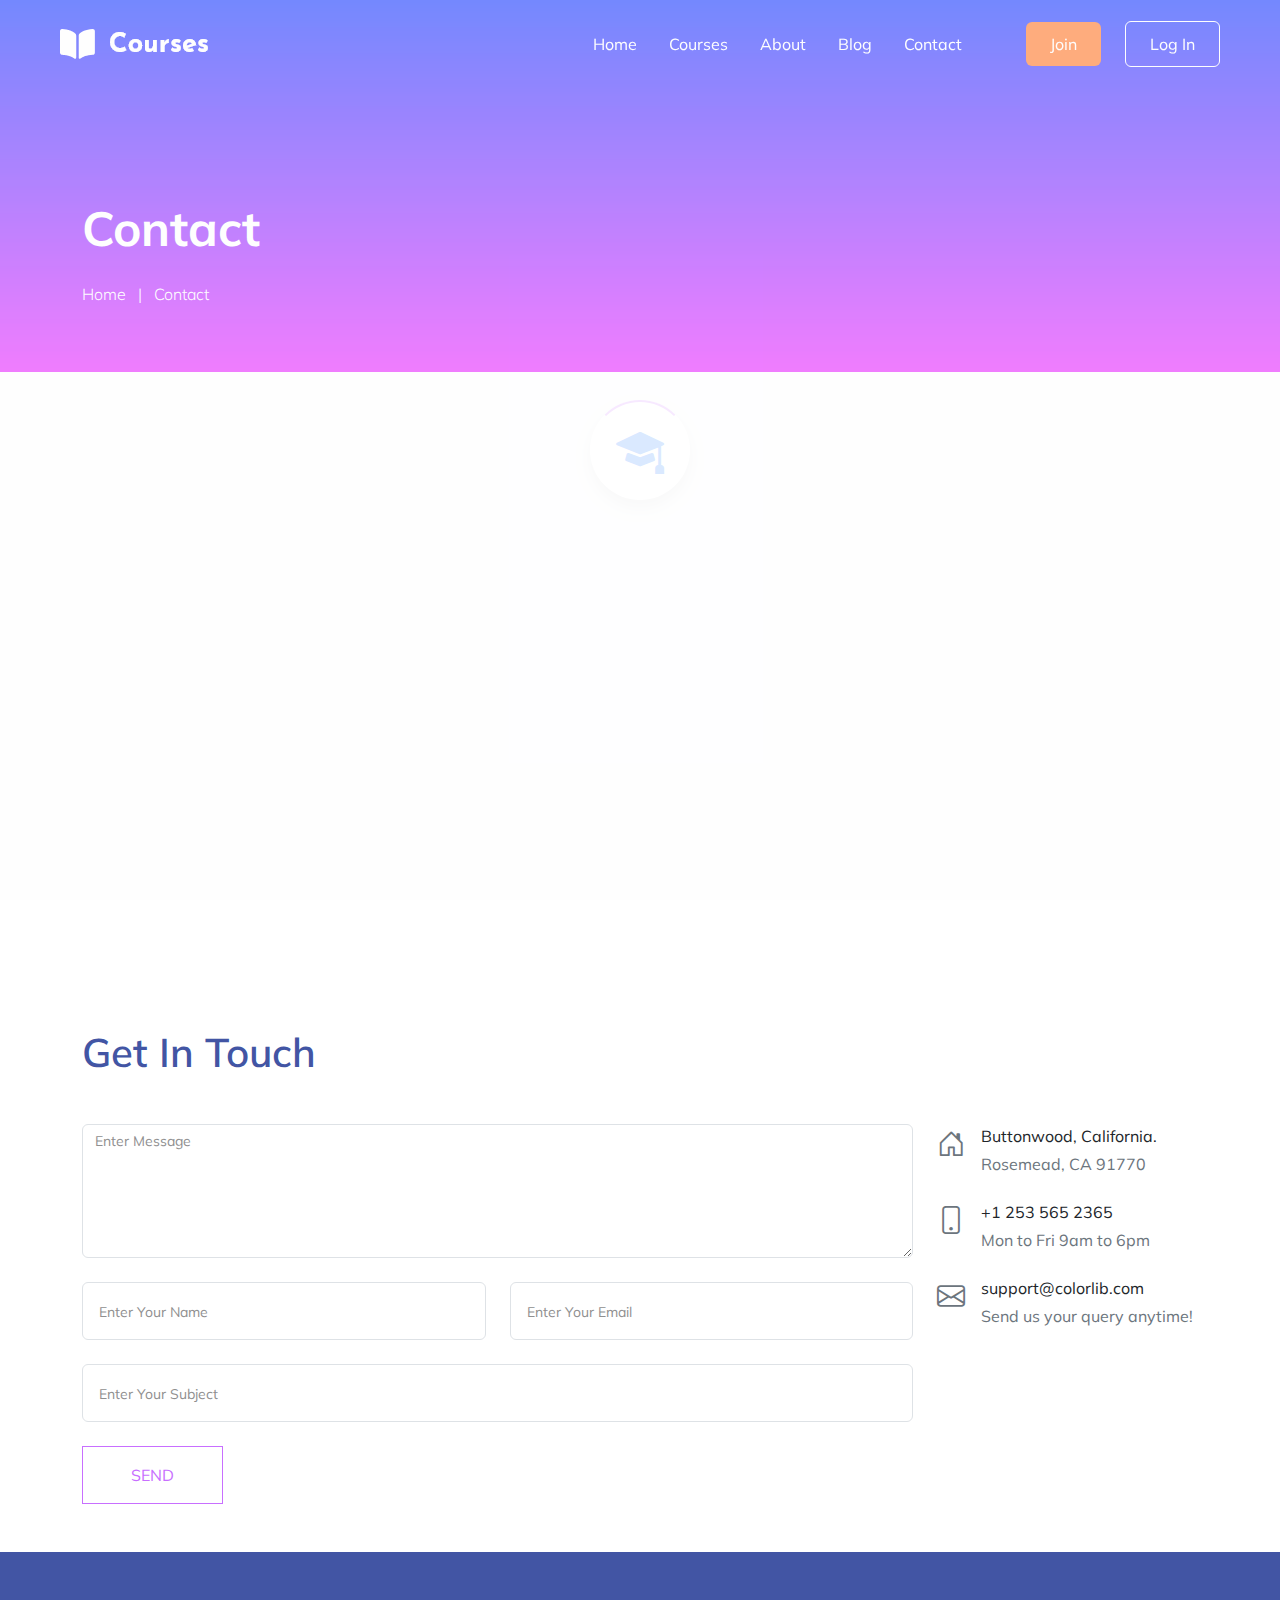
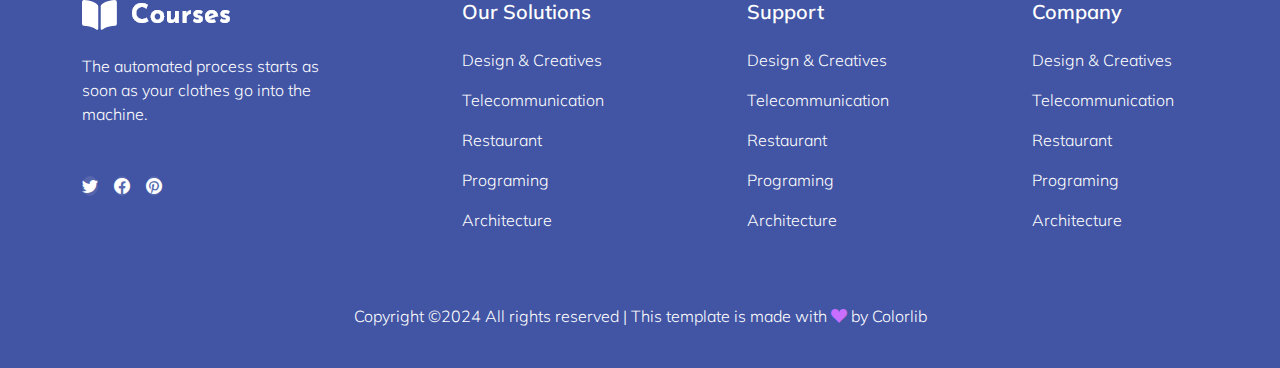
<file: contact.html>
<!DOCTYPE html>
<html lang="en">

<head>
    <meta charset="UTF-8">
    <meta name="viewport" content="width=device-width, initial-scale=1.0">
    <title>Courses | Education</title>
    <link rel="icon" href="img/favicon.ico">
    <link rel="stylesheet" href="fonts/mulish/stylesheet.css" type="text/css">
    <link rel="stylesheet" href="css/swiper-bundle.min.css" type="text/css">
    <link rel="stylesheet" href="css/footer.css" type="text/css">
    <link rel="stylesheet" href="css/header.css" type="text/css">
    <link rel="stylesheet" href="css/common.css" type="text/css">
    <link rel="stylesheet" href="fonts/bt-icons/bootstrap-icons.min.css" type="text/css">
    <link rel="stylesheet" href="css/bootstrap.min.css" type="text/css">
    <style>
        .contact-item form button {
            border: 1px solid var(--theme-purple);
            color: var(--theme-purple);
        }

        ::placeholder {
            color: rgb(143, 143, 143) !important;
            font-size: 14px;
        }
    </style>
</head>

<body>

    <!-- LOADER -->

    <div class="overlay position-fixed top-0 end-0 bottom-0 start-0 bg-light z-3">
        <div class="loader text-center position-relative bg-white rounded-circle shadow">
            <i class="bi bi-mortarboard-fill display-5 text-primary"></i>
        </div>
    </div>

    <!-- HEADER -->

    <header class="navbar navbar-expand-lg py-3 px-5 position-fixed top-0 start-0 end-0 z-2" data-bs-theme="dark">
        <div class="container-fluid">
            <a href="javascript:void(0)">
                <img src="img/logo.png" title="logo" alt="logo" />
            </a>
            <button class="navbar-toggler" data-bs-toggle="collapse" data-bs-target="#menu">
                <span class="navbar-toggler-icon"></span>
            </button>
            <nav class="navbar-collapse collapse flex-lg-grow-0" id="menu">
                <ul class="navbar-nav align-items-lg-center">
                    <li class="mx-lg-3">
                        <a href="index.html" class="text-decoration-none py-3 d-inline-block text-white">Home</a>
                    </li>
                    <li class="mx-lg-3">
                        <a href="courses.html" class="text-decoration-none py-3 d-inline-block text-white">Courses</a>
                    </li>
                    <li class="mx-lg-3">
                        <a href="about.html" class="text-decoration-none py-3 d-inline-block text-white">About</a>
                    </li>
                    <li class="mx-lg-3">
                        <a href="javascript:void(0)"
                            class="text-decoration-none py-3 d-inline-block text-white">Blog</a>
                    </li>
                    <li class="mx-lg-3">
                        <a href="contact.html" class="text-decoration-none py-3 d-inline-block text-white">Contact</a>
                    </li>
                    <li class="ms-lg-5 mt-3 mt-lg-0">
                        <a href="javascript:void(0)"
                            class="text-decoration-none d-inline-block text-white px-4 rounded">Join</a>
                    </li>
                    <li class="ms-lg-4 mt-3 mt-lg-0">
                        <a href="login.html"
                            class="text-decoration-none d-inline-block text-white px-4 border border-white rounded">Log
                            In</a>
                    </li>
                </ul>
            </nav>
        </div>
    </header>

    <main>

        <!-- BANNER -->

        <section class="contact-banner" id="top">
            <div class="container">
                <div class="banner-content">
                    <h1 class="text-white fw-bold display-5">Contact</h1>
                    <p class="text-white fw-light mt-4">Home <span class="mx-2">|</span> Contact</p>
                </div>
            </div>
        </section>

        <!-- GOOGLE MAP -->

        <section class="google-map py">
            <div class="container">
                <iframe
                    src="https://www.google.com/maps/embed?pb=!1m18!1m12!1m3!1d119066.41709360138!2d72.73989441117595!3d21.15934029993368!2m3!1f0!2f0!3f0!3m2!1i1024!2i768!4f13.1!3m3!1m2!1s0x3be04e59411d1563%3A0xfe4558290938b042!2sSurat%2C%20Gujarat!5e0!3m2!1sen!2sin!4v1717135626929!5m2!1sen!2sin"
                    width="100%" height="450">
                </iframe>
            </div>
        </section>

        <!-- CONTACT -->

        <section class="contact pb-5">
            <div class="container">
                <div class="contact-title mb-5">
                    <h2 class="fw-semibold fs-1">Get In Touch</h2>
                </div>
                <div class="contact-inner">
                    <div class="row">
                        <div class="col-12 col-xl-9">
                            <div class="contact-item mb-5 mb-xl-0 me-xxl-5">
                                <form>
                                    <div class="row">
                                        <div class="col-12">
                                            <div class="form-item mb-4">
                                                <textarea placeholder="Enter Message" class="form-control shadow-none"
                                                    rows="5"></textarea>
                                            </div>
                                        </div>
                                        <div class="col-12 col-md-6 cl-6">
                                            <div class="form-item mb-4 mb-md-0">
                                                <input placeholder="Enter Your Name" type="text"
                                                    class="form-control p-3 shadow-none" />
                                            </div>
                                        </div>
                                        <div class="col-12 col-md-6 cl-6">
                                            <div class="form-item">
                                                <input placeholder="Enter Your Email" type="email"
                                                    class="form-control p-3 shadow-none" />
                                            </div>
                                        </div>
                                        <div class="col-12">
                                            <div class="form-item my-4">
                                                <input placeholder="Enter Your Subject" type="text"
                                                    class="form-control p-3 shadow-none" />
                                            </div>
                                        </div>
                                        <div class="col-12">
                                            <div class="form-item">
                                                <button class="px-5 py-3 bg-transparent" type="submit">SEND</button>
                                            </div>
                                        </div>
                                    </div>
                                </form>
                            </div>
                        </div>
                        <div class="col-12 col-xl-3">
                            <div class="contact-item">
                                <ul class="list-unstyled">
                                    <li class="mb-4">
                                        <ul class="list-unstyled d-flex">
                                            <li class="me-3">
                                                <i class="bi bi-house-door fs-3 text-secondary"></i>
                                            </li>
                                            <li>
                                                <p class="mb-1">Buttonwood, California.</p>
                                                <p class="text-secondary mb-0">Rosemead, CA 91770</p>
                                            </li>
                                        </ul>
                                    </li>
                                    <li class="mb-4">
                                        <ul class="list-unstyled d-flex">
                                            <li class="me-3">
                                                <i class="bi bi-phone fs-3 text-secondary"></i>
                                            </li>
                                            <li>
                                                <p class="mb-1">+1 253 565 2365</p>
                                                <p class="text-secondary mb-0">Mon to Fri 9am to 6pm</p>
                                            </li>
                                        </ul>
                                    </li>
                                    <li>
                                        <ul class="list-unstyled d-flex">
                                            <li class="me-3">
                                                <i class="bi bi-envelope fs-3 text-secondary"></i>
                                            </li>
                                            <li>
                                                <p class="mb-1">support@colorlib.com</p>
                                                <p class="text-secondary mb-0">Send us your query anytime!</p>
                                            </li>
                                        </ul>
                                    </li>
                                </ul>
                            </div>
                        </div>
                    </div>
                </div>
            </div>
        </section>

    </main>

    <!-- FOOTER -->

    <footer>
        <div class="container">
            <div class="footer-inner py-5">
                <div class="row">
                    <div class="col-12 col-lg-5 col-xl-3">
                        <div class="footer-item mb-5 mb-lg-0">
                            <a href="javascript:void(0)" class="text-decoration-none">
                                <img src="img/logo.png" title="logo" alt="logo" />
                            </a>
                            <p class="text-white fw-light mt-4 mb-5">The automated process starts as soon as your
                                clothes go into the machine.</p>
                            <ul class="list-unstyled d-flex mb-0">
                                <li class="me-3">
                                    <a href="javascript:void(0)"
                                        class="text-decoration-none text-white bg-white rounded-circle bg-opacity-10">
                                        <i class="bi bi-twitter"></i>
                                    </a>
                                </li>
                                <li class="me-3">
                                    <a href="javascript:void(0)"
                                        class="text-decoration-none text-white bg-white rounded-circle bg-opacity-10">
                                        <i class="bi bi-facebook"></i>
                                    </a>
                                </li>
                                <li>
                                    <a href="javascript:void(0)"
                                        class="text-decoration-none text-white bg-white rounded-circle bg-opacity-10">
                                        <i class="bi bi-pinterest"></i>
                                    </a>
                                </li>
                            </ul>
                        </div>
                    </div>
                    <div class="col-12 col-lg-1"></div>
                    <div class="col-12 col-md-6 col-lg-3">
                        <div class="footer-item mb-5 mb-lg-0">
                            <h5 class="text-white mb-4 fw-semibold">Our Solutions</h5>
                            <ul class="list-unstyled mb-0">
                                <li class="mb-3">
                                    <a href="javascript:void(0)" class="text-decoration-none text-white fw-light">
                                        Design & Creatives
                                    </a>
                                </li>
                                <li class="mb-3">
                                    <a href="javascript:void(0)" class="text-decoration-none text-white fw-light">
                                        Telecommunication
                                    </a>
                                </li>
                                <li class="mb-3">
                                    <a href="javascript:void(0)" class="text-decoration-none text-white fw-light">
                                        Restaurant
                                    </a>
                                </li>
                                <li class="mb-3">
                                    <a href="javascript:void(0)" class="text-decoration-none text-white fw-light">
                                        Programing
                                    </a>
                                </li>
                                <li>
                                    <a href="javascript:void(0)" class="text-decoration-none text-white fw-light">
                                        Architecture
                                    </a>
                                </li>
                            </ul>
                        </div>
                    </div>
                    <div class="col-12 col-md-6 col-lg-3">
                        <div class="footer-item mb-5 mb-lg-0">
                            <h5 class="text-white mb-4 fw-semibold">Support</h5>
                            <ul class="list-unstyled mb-0">
                                <li class="mb-3">
                                    <a href="javascript:void(0)" class="text-decoration-none text-white fw-light">
                                        Design & Creatives
                                    </a>
                                </li>
                                <li class="mb-3">
                                    <a href="javascript:void(0)" class="text-decoration-none text-white fw-light">
                                        Telecommunication
                                    </a>
                                </li>
                                <li class="mb-3">
                                    <a href="javascript:void(0)" class="text-decoration-none text-white fw-light">
                                        Restaurant
                                    </a>
                                </li>
                                <li class="mb-3">
                                    <a href="javascript:void(0)" class="text-decoration-none text-white fw-light">
                                        Programing
                                    </a>
                                </li>
                                <li>
                                    <a href="javascript:void(0)" class="text-decoration-none text-white fw-light">
                                        Architecture
                                    </a>
                                </li>
                            </ul>
                        </div>
                    </div>
                    <div class="col-12 col-md-6 col-xl-2">
                        <div class="footer-item">
                            <h5 class="text-white mb-4 fw-semibold">Company</h5>
                            <ul class="list-unstyled mb-0">
                                <li class="mb-3">
                                    <a href="javascript:void(0)" class="text-decoration-none text-white fw-light">
                                        Design & Creatives
                                    </a>
                                </li>
                                <li class="mb-3">
                                    <a href="javascript:void(0)" class="text-decoration-none text-white fw-light">
                                        Telecommunication
                                    </a>
                                </li>
                                <li class="mb-3">
                                    <a href="javascript:void(0)" class="text-decoration-none text-white fw-light">
                                        Restaurant
                                    </a>
                                </li>
                                <li class="mb-3">
                                    <a href="javascript:void(0)" class="text-decoration-none text-white fw-light">
                                        Programing
                                    </a>
                                </li>
                                <li>
                                    <a href="javascript:void(0)" class="text-decoration-none text-white fw-light">
                                        Architecture
                                    </a>
                                </li>
                            </ul>
                        </div>
                    </div>
                </div>
            </div>
            <div class="copyright text-center py-4">
                <p class="text-white fw-light">Copyright ©2024 All rights reserved | This template is made with <i
                        class="bi bi-suit-heart-fill"></i> by Colorlib</p>
            </div>
        </div>
    </footer>

    <!-- BACK-TO-TOP -->

    <a href="#top" class="back-to-top text-white fs-4 rounded-circle position-fixed shadow">
        <i class="bi bi-arrow-return-right"></i>
    </a>

    <script src="js/bootstrap.bundle.min.js" type="text/javascript"></script>
    <script src="js/jquery-3.7.1.min.js" type="text/javascript"></script>
    <script src="js/custom.js" type="text/javascript"></script>
</body>

</html>
</file>
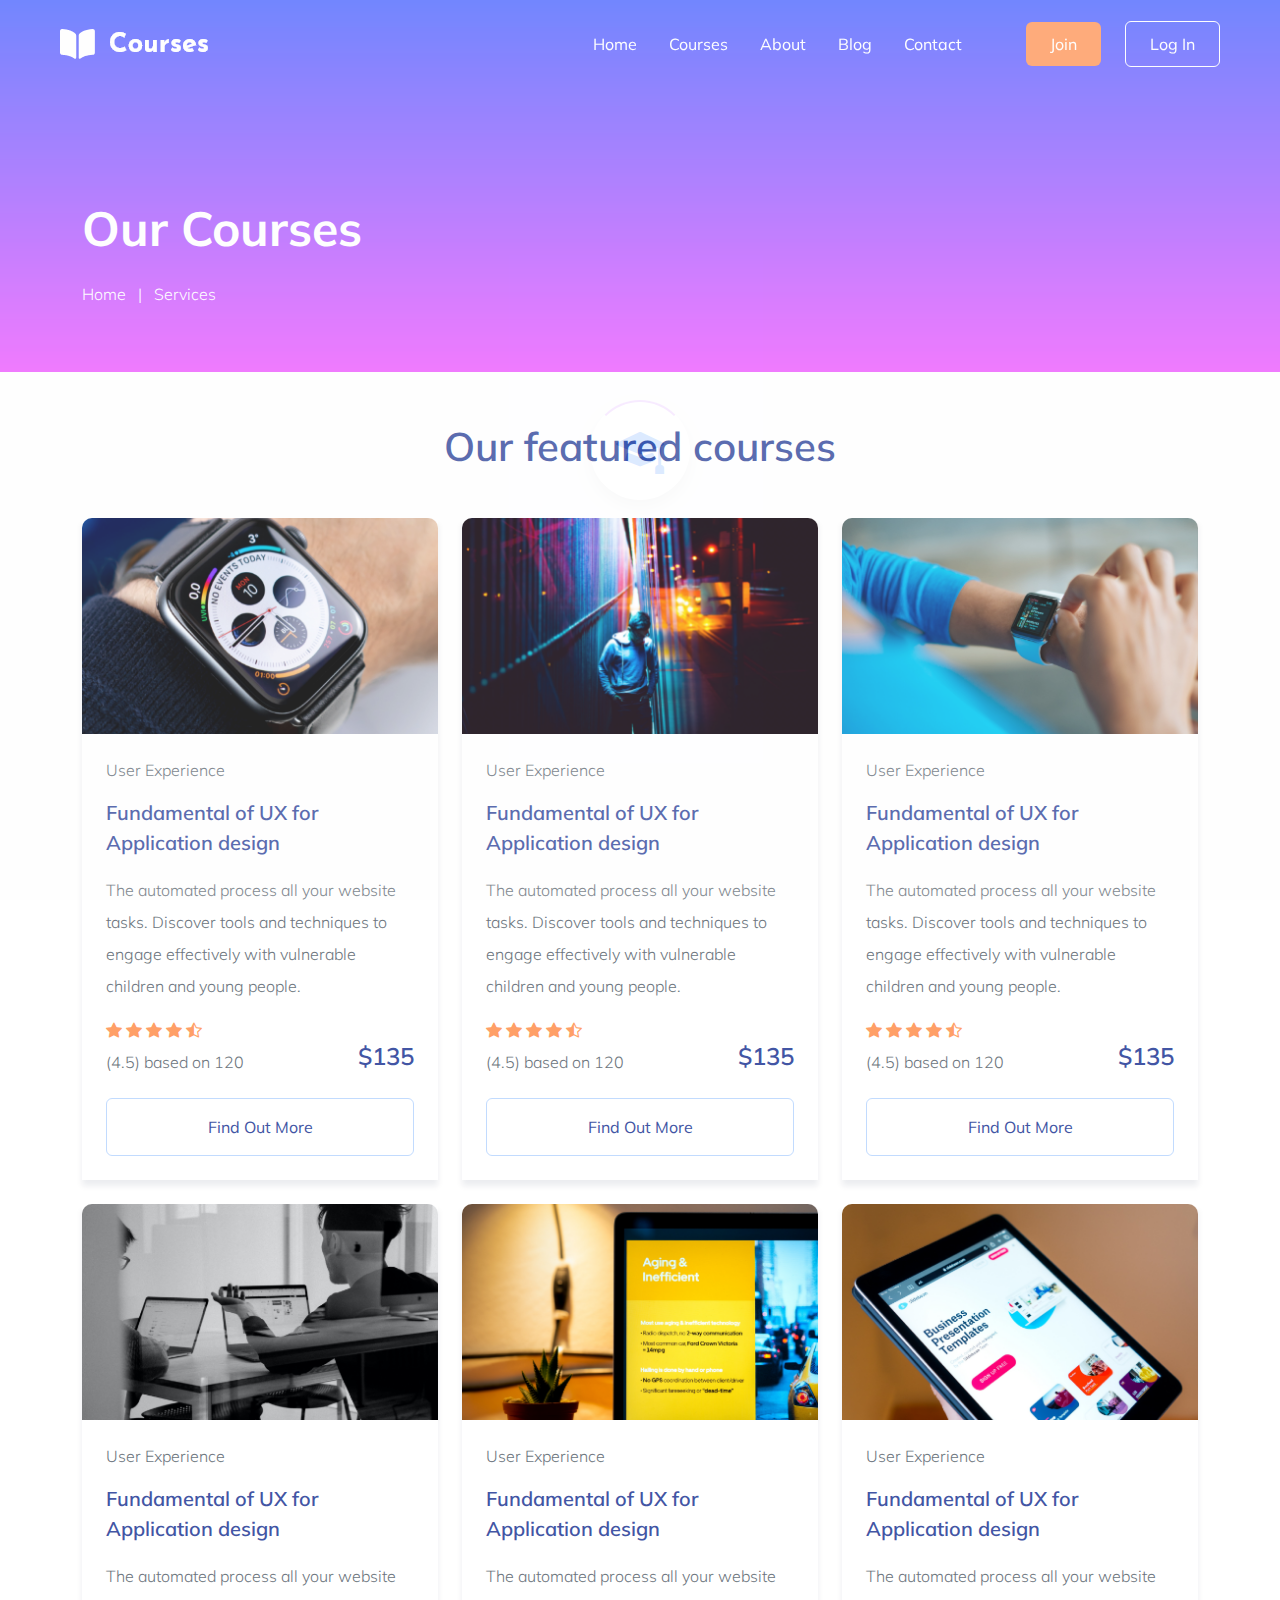
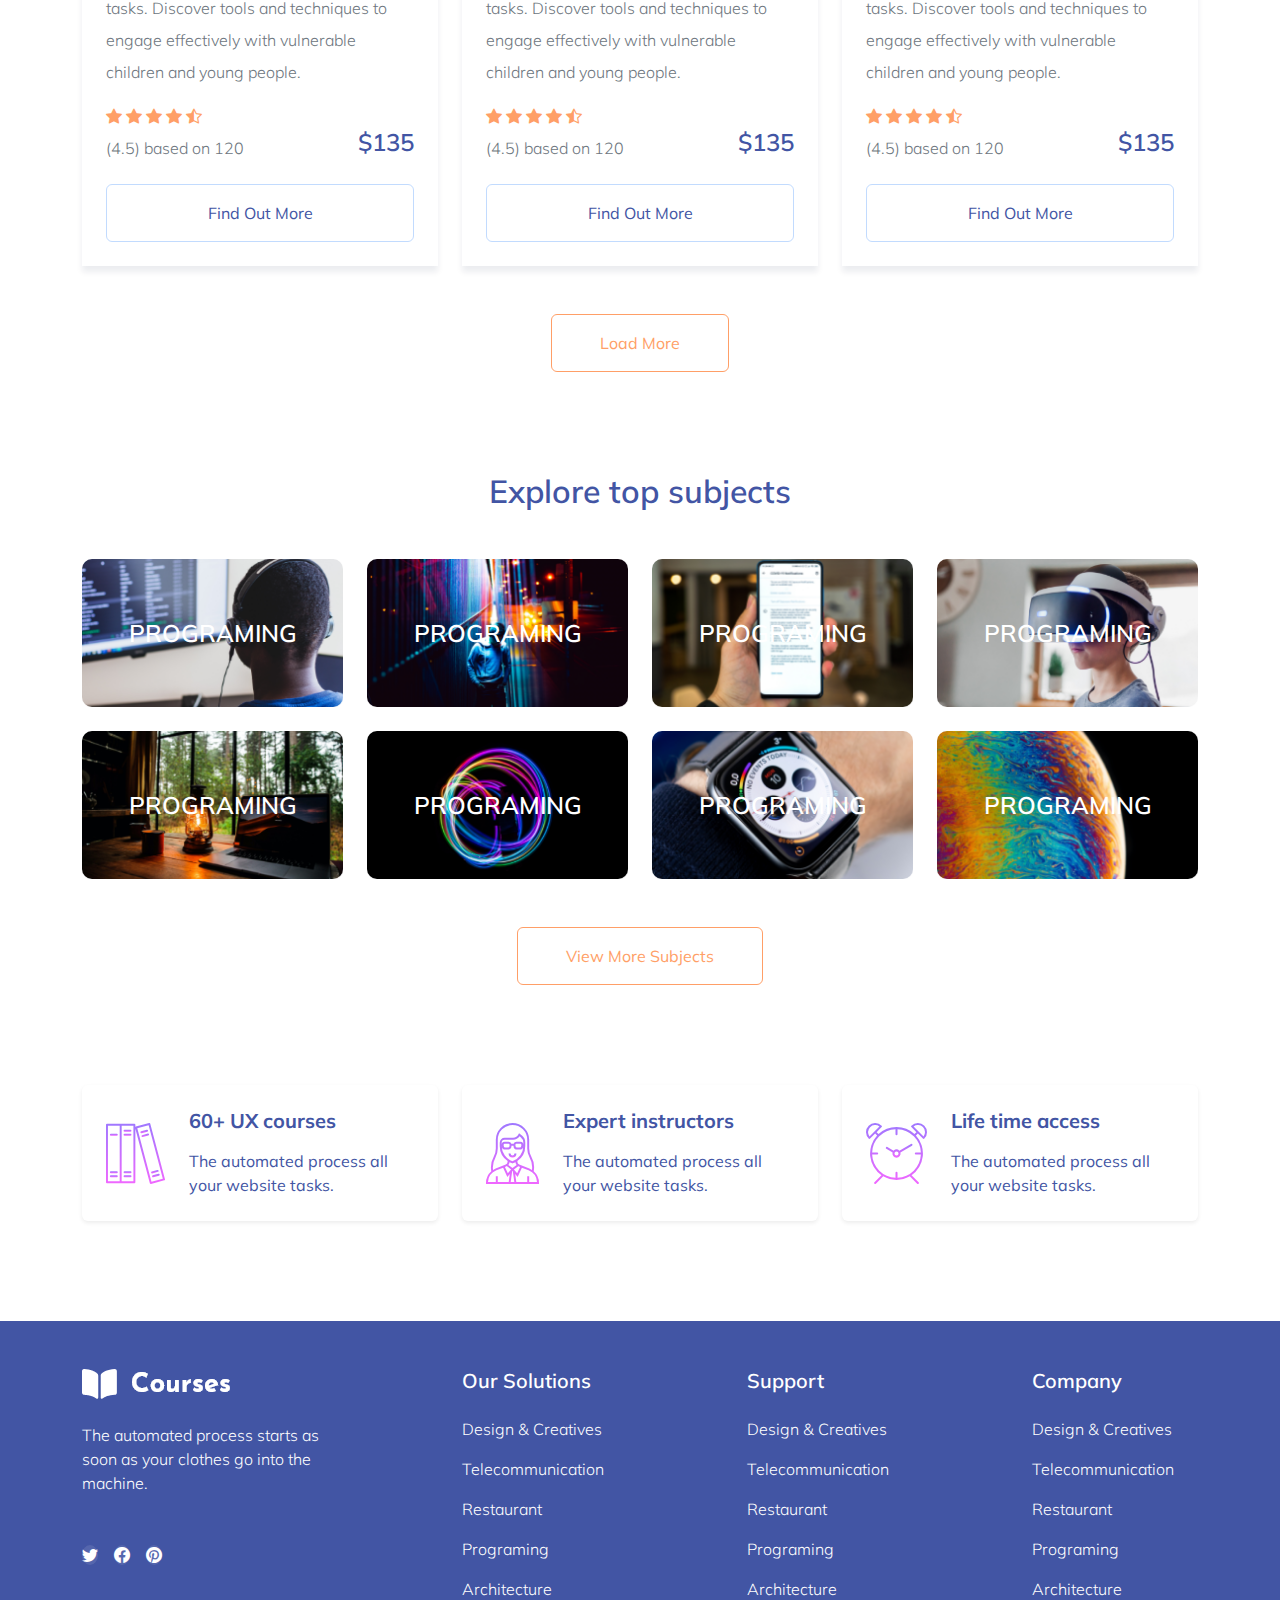
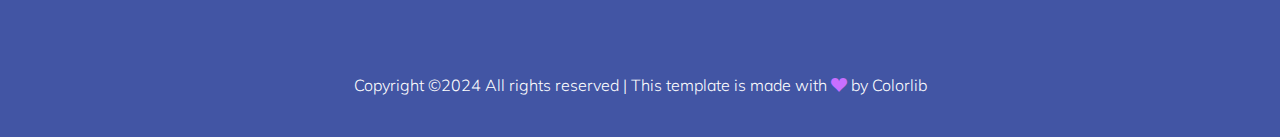
<file: courses.html>
<!DOCTYPE html>
<html lang="en">

<head>
    <meta charset="UTF-8">
    <meta name="viewport" content="width=device-width, initial-scale=1.0">
    <title>Courses | Education</title>
    <link rel="icon" href="img/favicon.ico">
    <link rel="stylesheet" href="fonts/mulish/stylesheet.css" type="text/css">
    <link rel="stylesheet" href="css/footer.css" type="text/css">
    <link rel="stylesheet" href="css/header.css" type="text/css">
    <link rel="stylesheet" href="css/common.css" type="text/css">
    <link rel="stylesheet" href="fonts/bt-icons/bootstrap-icons.min.css" type="text/css">
    <link rel="stylesheet" href="css/bootstrap.min.css" type="text/css">
</head>

<body>

    <!-- LOADER -->

    <div class="overlay position-fixed top-0 end-0 bottom-0 start-0 bg-light z-3">
        <div class="loader text-center position-relative bg-white rounded-circle shadow">
            <i class="bi bi-mortarboard-fill display-5 text-primary"></i>
        </div>
    </div>

    <!-- HEADER -->

    <header class="navbar navbar-expand-lg py-3 px-5 position-fixed top-0 start-0 end-0 z-2" data-bs-theme="dark">
        <div class="container-fluid">
            <a href="javascript:void(0)">
                <img src="img/logo.png" title="logo" alt="logo" />
            </a>
            <button class="navbar-toggler" data-bs-toggle="collapse" data-bs-target="#menu">
                <span class="navbar-toggler-icon"></span>
            </button>
            <nav class="navbar-collapse collapse flex-lg-grow-0" id="menu">
                <ul class="navbar-nav align-items-lg-center">
                    <li class="mx-lg-3">
                        <a href="index.html" class="text-decoration-none py-3 d-inline-block text-white">Home</a>
                    </li>
                    <li class="mx-lg-3">
                        <a href="courses.html" class="text-decoration-none py-3 d-inline-block text-white">Courses</a>
                    </li>
                    <li class="mx-lg-3">
                        <a href="about.html" class="text-decoration-none py-3 d-inline-block text-white">About</a>
                    </li>
                    <li class="mx-lg-3">
                        <a href="javascript:void(0)"
                            class="text-decoration-none py-3 d-inline-block text-white">Blog</a>
                    </li>
                    <li class="mx-lg-3">
                        <a href="contact.html" class="text-decoration-none py-3 d-inline-block text-white">Contact</a>
                    </li>
                    <li class="ms-lg-5 mt-3 mt-lg-0">
                        <a href="javascript:void(0)"
                            class="text-decoration-none d-inline-block text-white px-4 rounded">Join</a>
                    </li>
                    <li class="ms-lg-4 mt-3 mt-lg-0">
                        <a href="login.html"
                            class="text-decoration-none d-inline-block text-white px-4 border border-white rounded">Log
                            In</a>
                    </li>
                </ul>
            </nav>
        </div>
    </header>

    <main>

        <!-- BANNER -->

        <section class="courses-banner" id="top">
            <div class="container">
                <div class="banner-content">
                    <h1 class="text-white fw-bold display-5">Our Courses</h1>
                    <p class="text-white fw-light mt-4">Home <span class="mx-2">|</span> Services</p>
                </div>
            </div>
        </section>

        <!-- COURSES -->

        <section class="courses">
            <div class="container">
                <div class="courses-title text-center mb-5">
                    <h2 class="fw-semibold fs-1">Our featured courses</h2>
                </div>
                <div class="courses-inner">
                    <div class="row">
                        <div class="col-12 col-md-6 col-xl-4">
                            <div class="courses-item mb-4">
                                <div class="course-img">
                                    <a href="javascript:void(0)" class="d-block">
                                        <img src="img/course-1.png" title="course-1" alt="course-1" width="100%" />
                                    </a>
                                </div>
                                <div class="course-content p-4">
                                    <p class="fw-light text-secondary">User Experience</p>
                                    <a href="javascript:void(0)"
                                        class="text-decoration-none fs-5 fw-semibold">Fundamental of UX for Application
                                        design</a>
                                    <p class="mt-3 text-secondary fw-light lh-lg">The automated process all your website
                                        tasks. Discover tools and techniques to engage effectively with vulnerable
                                        children and young people.</p>
                                    <ul class="list-unstyled d-flex justify-content-between align-items-end mb-4">
                                        <li>
                                            <i class="bi bi-star-fill"></i>
                                            <i class="bi bi-star-fill"></i>
                                            <i class="bi bi-star-fill"></i>
                                            <i class="bi bi-star-fill"></i>
                                            <i class="bi bi-star-half"></i>
                                            <p class="mb-0 text-secondary mt-2 fw-light">
                                                <span>(4.5)</span>
                                                based on 120
                                            </p>
                                        </li>
                                        <li>
                                            <a href="javascript:void(0)"
                                                class="text-decoration-none fs-4 fw-semibold">$135</a>
                                        </li>
                                    </ul>
                                    <a href="javascript:void(0)"
                                        class="d-block py-3 text-decoration-none border text-center border-primary border-opacity-25 rounded">Find
                                        Out More</a>
                                </div>
                            </div>
                        </div>
                        <div class="col-12 col-md-6 col-xl-4">
                            <div class="courses-item mb-4">
                                <div class="course-img">
                                    <a href="javascript:void(0)" class="d-block">
                                        <img src="img/course-2.png" title="course-2" alt="course-2" width="100%" />
                                    </a>
                                </div>
                                <div class="course-content p-4">
                                    <p class="text-secondary fw-light">User Experience</p>
                                    <a href="javascript:void(0)"
                                        class="text-decoration-none fs-5 fw-semibold">Fundamental of UX for Application
                                        design</a>
                                    <p class="mt-3 text-secondary fw-light lh-lg">The automated process all your website
                                        tasks. Discover tools and techniques to engage effectively with vulnerable
                                        children and young people.</p>
                                    <ul class="list-unstyled d-flex justify-content-between align-items-end mb-4">
                                        <li>
                                            <i class="bi bi-star-fill"></i>
                                            <i class="bi bi-star-fill"></i>
                                            <i class="bi bi-star-fill"></i>
                                            <i class="bi bi-star-fill"></i>
                                            <i class="bi bi-star-half"></i>
                                            <p class="mb-0 text-secondary mt-2 fw-light">
                                                <span>(4.5)</span>
                                                based on 120
                                            </p>
                                        </li>
                                        <li>
                                            <a href="javascript:void(0)"
                                                class="text-decoration-none fs-4 fw-semibold">$135</a>
                                        </li>
                                    </ul>
                                    <a href="javascript:void(0)"
                                        class="d-block py-3 text-decoration-none border text-center border-primary border-opacity-25 rounded">Find
                                        Out More</a>
                                </div>
                            </div>
                        </div>
                        <div class="col-12 col-md-6 col-xl-4">
                            <div class="courses-item mb-4">
                                <div class="course-img">
                                    <a href="javascript:void(0)" class="d-block">
                                        <img src="img/course-3.png" title="course-3" alt="course-3" width="100%" />
                                    </a>
                                </div>
                                <div class="course-content p-4">
                                    <p class="text-secondary fw-light">User Experience</p>
                                    <a href="javascript:void(0)"
                                        class="text-decoration-none fs-5 fw-semibold">Fundamental of UX for Application
                                        design</a>
                                    <p class="mt-3 text-secondary fw-light lh-lg">The automated process all your website
                                        tasks. Discover tools and techniques to engage effectively with vulnerable
                                        children and young people.</p>
                                    <ul class="list-unstyled d-flex justify-content-between align-items-end mb-4">
                                        <li>
                                            <i class="bi bi-star-fill"></i>
                                            <i class="bi bi-star-fill"></i>
                                            <i class="bi bi-star-fill"></i>
                                            <i class="bi bi-star-fill"></i>
                                            <i class="bi bi-star-half"></i>
                                            <p class="mb-0 text-secondary mt-2 fw-light">
                                                <span>(4.5)</span>
                                                based on 120
                                            </p>
                                        </li>
                                        <li>
                                            <a href="javascript:void(0)"
                                                class="text-decoration-none fs-4 fw-semibold">$135</a>
                                        </li>
                                    </ul>
                                    <a href="javascript:void(0)"
                                        class="d-block py-3 text-decoration-none border text-center border-primary border-opacity-25 rounded">Find
                                        Out More</a>
                                </div>
                            </div>
                        </div>
                        <div class="col-12 col-md-6 col-xl-4">
                            <div class="courses-item mb-4 mb-xl-0">
                                <div class="course-img">
                                    <a href="javascript:void(0)" class="d-block">
                                        <img src="img/course-4.png" title="course-4" alt="course-4" width="100%" />
                                    </a>
                                </div>
                                <div class="course-content p-4">
                                    <p class="text-secondary fw-light">User Experience</p>
                                    <a href="javascript:void(0)"
                                        class="text-decoration-none fs-5 fw-semibold">Fundamental of UX for Application
                                        design</a>
                                    <p class="mt-3 text-secondary fw-light lh-lg">The automated process all your website
                                        tasks. Discover tools and techniques to engage effectively with vulnerable
                                        children and young people.</p>
                                    <ul class="list-unstyled d-flex justify-content-between align-items-end mb-4">
                                        <li>
                                            <i class="bi bi-star-fill"></i>
                                            <i class="bi bi-star-fill"></i>
                                            <i class="bi bi-star-fill"></i>
                                            <i class="bi bi-star-fill"></i>
                                            <i class="bi bi-star-half"></i>
                                            <p class="mb-0 text-secondary mt-2 fw-light">
                                                <span>(4.5)</span>
                                                based on 120
                                            </p>
                                        </li>
                                        <li>
                                            <a href="javascript:void(0)"
                                                class="text-decoration-none fs-4 fw-semibold">$135</a>
                                        </li>
                                    </ul>
                                    <a href="javascript:void(0)"
                                        class="d-block py-3 text-decoration-none border text-center border-primary border-opacity-25 rounded">Find
                                        Out More</a>
                                </div>
                            </div>
                        </div>
                        <div class="col-12 col-md-6 col-xl-4">
                            <div class="courses-item mb-4 mb-md-0">
                                <div class="course-img">
                                    <a href="javascript:void(0)" class="d-block">
                                        <img src="img/course-5.png" title="course-5" alt="course-5" width="100%" />
                                    </a>
                                </div>
                                <div class="course-content p-4">
                                    <p class="text-secondary fw-light">User Experience</p>
                                    <a href="javascript:void(0)"
                                        class="text-decoration-none fs-5 fw-semibold">Fundamental of UX for Application
                                        design</a>
                                    <p class="mt-3 text-secondary fw-light lh-lg">The automated process all your website
                                        tasks. Discover tools and techniques to engage effectively with vulnerable
                                        children and young people.</p>
                                    <ul class="list-unstyled d-flex justify-content-between align-items-end mb-4">
                                        <li>
                                            <i class="bi bi-star-fill"></i>
                                            <i class="bi bi-star-fill"></i>
                                            <i class="bi bi-star-fill"></i>
                                            <i class="bi bi-star-fill"></i>
                                            <i class="bi bi-star-half"></i>
                                            <p class="mb-0 text-secondary mt-2 fw-light">
                                                <span>(4.5)</span>
                                                based on 120
                                            </p>
                                        </li>
                                        <li>
                                            <a href="javascript:void(0)"
                                                class="text-decoration-none fs-4 fw-semibold">$135</a>
                                        </li>
                                    </ul>
                                    <a href="javascript:void(0)"
                                        class="d-block py-3 text-decoration-none border text-center border-primary border-opacity-25 rounded">Find
                                        Out More</a>
                                </div>
                            </div>
                        </div>
                        <div class="col-12 col-md-6 col-xl-4">
                            <div class="courses-item">
                                <div class="course-img">
                                    <a href="javascript:void(0)" class="d-block">
                                        <img src="img/course-6.png" title="course-6" alt="course-6" width="100%" />
                                    </a>
                                </div>
                                <div class="course-content p-4">
                                    <p class="text-secondary fw-light">User Experience</p>
                                    <a href="javascript:void(0)"
                                        class="text-decoration-none fs-5 fw-semibold">Fundamental of UX for Application
                                        design</a>
                                    <p class="mt-3 text-secondary fw-light lh-lg">The automated process all your website
                                        tasks. Discover tools and techniques to engage effectively with vulnerable
                                        children and young people.</p>
                                    <ul class="list-unstyled d-flex justify-content-between align-items-end mb-4">
                                        <li>
                                            <i class="bi bi-star-fill"></i>
                                            <i class="bi bi-star-fill"></i>
                                            <i class="bi bi-star-fill"></i>
                                            <i class="bi bi-star-fill"></i>
                                            <i class="bi bi-star-half"></i>
                                            <p class="mb-0 text-secondary mt-2 fw-light">
                                                <span>(4.5)</span>
                                                based on 120
                                            </p>
                                        </li>
                                        <li>
                                            <a href="javascript:void(0)"
                                                class="text-decoration-none fs-4 fw-semibold">$135</a>
                                        </li>
                                    </ul>
                                    <a href="javascript:void(0)"
                                        class="d-block py-3 text-decoration-none border text-center border-primary border-opacity-25 rounded">Find
                                        Out More</a>
                                </div>
                            </div>
                        </div>
                        <div class="col-12">
                            <div class="course-btn text-center mt-5">
                                <a href="javascript:void(0)"
                                    class="text-decoration-none d-inline-block rounded px-5 py-3">Load More</a>
                            </div>
                        </div>
                    </div>
                </div>
            </div>
        </section>

        <!-- TOP SUBJECTS -->

        <section class="top-subjects">
            <div class="container">
                <div class="subjects-title text-center mb-5">
                    <h2 class="fw-semibold">Explore top subjects</h2>
                </div>
                <div class="subjects-inner">
                    <div class="row">
                        <div class="col-12 col-md-6 col-lg-4 col-xl-3">
                            <div class="subject-item position-relative mb-4">
                                <img src="img/subject-1.png" title="subject-1" alt="subject-1" width="100%" />
                                <a href="javascript:void(0)"
                                    class="text-decoration-none fs-4 text-white position-absolute fw-semibold top-50 start-50 translate-middle">PROGRAMING</a>
                            </div>
                        </div>
                        <div class="col-12 col-md-6 col-lg-4 col-xl-3">
                            <div class="subject-item position-relative mb-4">
                                <img src="img/subject-2.png" title="subject-2" alt="subject-2" width="100%" />
                                <a href="javascript:void(0)"
                                    class="text-decoration-none fs-4 text-white position-absolute fw-semibold top-50 start-50 translate-middle">PROGRAMING</a>
                            </div>
                        </div>
                        <div class="col-12 col-md-6 col-lg-4 col-xl-3">
                            <div class="subject-item position-relative mb-4">
                                <img src="img/subject-3.png" title="subject-3" alt="subject-3" width="100%" />
                                <a href="javascript:void(0)"
                                    class="text-decoration-none fs-4 text-white position-absolute fw-semibold top-50 start-50 translate-middle">PROGRAMING</a>
                            </div>
                        </div>
                        <div class="col-12 col-md-6 col-lg-4 col-xl-3">
                            <div class="subject-item position-relative mb-4">
                                <img src="img/subject-4.png" title="subject-4" alt="subject-4" width="100%" />
                                <a href="javascript:void(0)"
                                    class="text-decoration-none fs-4 text-white position-absolute fw-semibold top-50 start-50 translate-middle">PROGRAMING</a>
                            </div>
                        </div>
                        <div class="col-12 col-md-6 col-lg-4 col-xl-3">
                            <div class="subject-item position-relative mb-4 mb-xl-0">
                                <img src="img/subject-5.png" title="subject-5" alt="subject-5" width="100%" />
                                <a href="javascript:void(0)"
                                    class="text-decoration-none fs-4 text-white position-absolute fw-semibold top-50 start-50 translate-middle">PROGRAMING</a>
                            </div>
                        </div>
                        <div class="col-12 col-md-6 col-lg-4 col-xl-3 mb-4 mb-xl-0">
                            <div class="subject-item position-relative">
                                <img src="img/subject-6.png" title="subject-6" alt="subject-6" width="100%" />
                                <a href="javascript:void(0)"
                                    class="text-decoration-none fs-4 text-white position-absolute fw-semibold top-50 start-50 translate-middle">PROGRAMING</a>
                            </div>
                        </div>
                        <div class="col-12 col-md-6 col-lg-4 col-xl-3">
                            <div class="subject-item position-relative mb-4 mb-md-0">
                                <img src="img/subject-7.png" title="subject-7" alt="subject-7" width="100%" />
                                <a href="javascript:void(0)"
                                    class="text-decoration-none fs-4 text-white position-absolute fw-semibold top-50 start-50 translate-middle">PROGRAMING</a>
                            </div>
                        </div>
                        <div class="col-12 col-md-6 col-lg-4 col-xl-3">
                            <div class="subject-item position-relative">
                                <img src="img/subject-8.png" title="subject-8" alt="subject-8" width="100%" />
                                <a href="javascript:void(0)"
                                    class="text-decoration-none fs-4 text-white position-absolute fw-semibold top-50 start-50 translate-middle">PROGRAMING</a>
                            </div>
                        </div>
                        <div class="col-12">
                            <div class="subject-btn text-center mt-5">
                                <a href="javascript:void(0)"
                                    class="text-decoration-none d-inline-block rounded px-5 py-3">View More Subjects</a>
                            </div>
                        </div>
                    </div>
                </div>
            </div>
        </section>

        <!-- SERVICES -->

        <section class="services py">
            <div class="container">
                <div class="row">
                    <div class="col-12 col-md-6 col-xl-4">
                        <div class="service-item bg-white p-4 rounded shadow-sm mb-4 mb-xl-0">
                            <ul class="list-unstyled d-flex align-items-center mb-0">
                                <li class="me-4">
                                    <img src="img/icon-1.svg" title="icon-1" alt="icon-1" />
                                </li>
                                <li>
                                    <h5 class="fw-bold mb-3">60+ UX courses</h5>
                                    <p class="mb-0">The automated process all your website tasks.</p>
                                </li>
                            </ul>
                        </div>
                    </div>
                    <div class="col-12 col-md-6 col-xl-4">
                        <div class="service-item bg-white p-4 rounded shadow-sm mb-4 mb-xl-0">
                            <ul class="list-unstyled d-flex align-items-center mb-0">
                                <li class="me-4">
                                    <img src="img/icon-2.svg" title="icon-2" alt="icon-2" />
                                </li>
                                <li>
                                    <h5 class="fw-bold mb-3">Expert instructors</h5>
                                    <p class="mb-0">The automated process all your website tasks.</p>
                                </li>
                            </ul>
                        </div>
                    </div>
                    <div class="col-12 col-md-6 col-xl-4">
                        <div class="service-item bg-white p-4 rounded shadow-sm">
                            <ul class="list-unstyled d-flex align-items-center mb-0">
                                <li class="me-4">
                                    <img src="img/icon-3.svg" title="icon-3" alt="icon-3" />
                                </li>
                                <li>
                                    <h5 class="fw-bold mb-3">Life time access</h5>
                                    <p class="mb-0">The automated process all your website tasks.</p>
                                </li>
                            </ul>
                        </div>
                    </div>
                </div>
            </div>
        </section>

    </main>

    <!-- FOOTER -->

    <footer>
        <div class="container">
            <div class="footer-inner py-5">
                <div class="row">
                    <div class="col-12 col-lg-5 col-xl-3">
                        <div class="footer-item mb-5 mb-lg-0">
                            <a href="javascript:void(0)" class="text-decoration-none">
                                <img src="img/logo.png" title="logo" alt="logo" />
                            </a>
                            <p class="text-white fw-light mt-4 mb-5">The automated process starts as soon as your
                                clothes go into the machine.</p>
                            <ul class="list-unstyled d-flex mb-0">
                                <li class="me-3">
                                    <a href="javascript:void(0)"
                                        class="text-decoration-none text-white bg-white rounded-circle bg-opacity-10">
                                        <i class="bi bi-twitter"></i>
                                    </a>
                                </li>
                                <li class="me-3">
                                    <a href="javascript:void(0)"
                                        class="text-decoration-none text-white bg-white rounded-circle bg-opacity-10">
                                        <i class="bi bi-facebook"></i>
                                    </a>
                                </li>
                                <li>
                                    <a href="javascript:void(0)"
                                        class="text-decoration-none text-white bg-white rounded-circle bg-opacity-10">
                                        <i class="bi bi-pinterest"></i>
                                    </a>
                                </li>
                            </ul>
                        </div>
                    </div>
                    <div class="col-12 col-lg-1"></div>
                    <div class="col-12 col-md-6 col-lg-3">
                        <div class="footer-item mb-5 mb-lg-0">
                            <h5 class="text-white mb-4 fw-semibold">Our Solutions</h5>
                            <ul class="list-unstyled mb-0">
                                <li class="mb-3">
                                    <a href="javascript:void(0)" class="text-decoration-none text-white fw-light">
                                        Design & Creatives
                                    </a>
                                </li>
                                <li class="mb-3">
                                    <a href="javascript:void(0)" class="text-decoration-none text-white fw-light">
                                        Telecommunication
                                    </a>
                                </li>
                                <li class="mb-3">
                                    <a href="javascript:void(0)" class="text-decoration-none text-white fw-light">
                                        Restaurant
                                    </a>
                                </li>
                                <li class="mb-3">
                                    <a href="javascript:void(0)" class="text-decoration-none text-white fw-light">
                                        Programing
                                    </a>
                                </li>
                                <li>
                                    <a href="javascript:void(0)" class="text-decoration-none text-white fw-light">
                                        Architecture
                                    </a>
                                </li>
                            </ul>
                        </div>
                    </div>
                    <div class="col-12 col-md-6 col-lg-3">
                        <div class="footer-item mb-5 mb-lg-0">
                            <h5 class="text-white mb-4 fw-semibold">Support</h5>
                            <ul class="list-unstyled mb-0">
                                <li class="mb-3">
                                    <a href="javascript:void(0)" class="text-decoration-none text-white fw-light">
                                        Design & Creatives
                                    </a>
                                </li>
                                <li class="mb-3">
                                    <a href="javascript:void(0)" class="text-decoration-none text-white fw-light">
                                        Telecommunication
                                    </a>
                                </li>
                                <li class="mb-3">
                                    <a href="javascript:void(0)" class="text-decoration-none text-white fw-light">
                                        Restaurant
                                    </a>
                                </li>
                                <li class="mb-3">
                                    <a href="javascript:void(0)" class="text-decoration-none text-white fw-light">
                                        Programing
                                    </a>
                                </li>
                                <li>
                                    <a href="javascript:void(0)" class="text-decoration-none text-white fw-light">
                                        Architecture
                                    </a>
                                </li>
                            </ul>
                        </div>
                    </div>
                    <div class="col-12 col-md-6 col-xl-2">
                        <div class="footer-item">
                            <h5 class="text-white mb-4 fw-semibold">Company</h5>
                            <ul class="list-unstyled mb-0">
                                <li class="mb-3">
                                    <a href="javascript:void(0)" class="text-decoration-none text-white fw-light">
                                        Design & Creatives
                                    </a>
                                </li>
                                <li class="mb-3">
                                    <a href="javascript:void(0)" class="text-decoration-none text-white fw-light">
                                        Telecommunication
                                    </a>
                                </li>
                                <li class="mb-3">
                                    <a href="javascript:void(0)" class="text-decoration-none text-white fw-light">
                                        Restaurant
                                    </a>
                                </li>
                                <li class="mb-3">
                                    <a href="javascript:void(0)" class="text-decoration-none text-white fw-light">
                                        Programing
                                    </a>
                                </li>
                                <li>
                                    <a href="javascript:void(0)" class="text-decoration-none text-white fw-light">
                                        Architecture
                                    </a>
                                </li>
                            </ul>
                        </div>
                    </div>
                </div>
            </div>
            <div class="copyright text-center py-4">
                <p class="text-white fw-light">Copyright ©2024 All rights reserved | This template is made with <i
                        class="bi bi-suit-heart-fill"></i> by Colorlib</p>
            </div>
        </div>
    </footer>

    <!-- BACK-TO-TOP -->

    <a href="#top" class="back-to-top text-white fs-4 rounded-circle position-fixed shadow">
        <i class="bi bi-arrow-return-right"></i>
    </a>

    <script src="js/bootstrap.bundle.min.js" type="text/javascript"></script>
    <script src="js/jquery-3.7.1.min.js" type="text/javascript"></script>
    <script src="js/custom.js" type="text/javascript"></script>
</body>

</html>
</file>
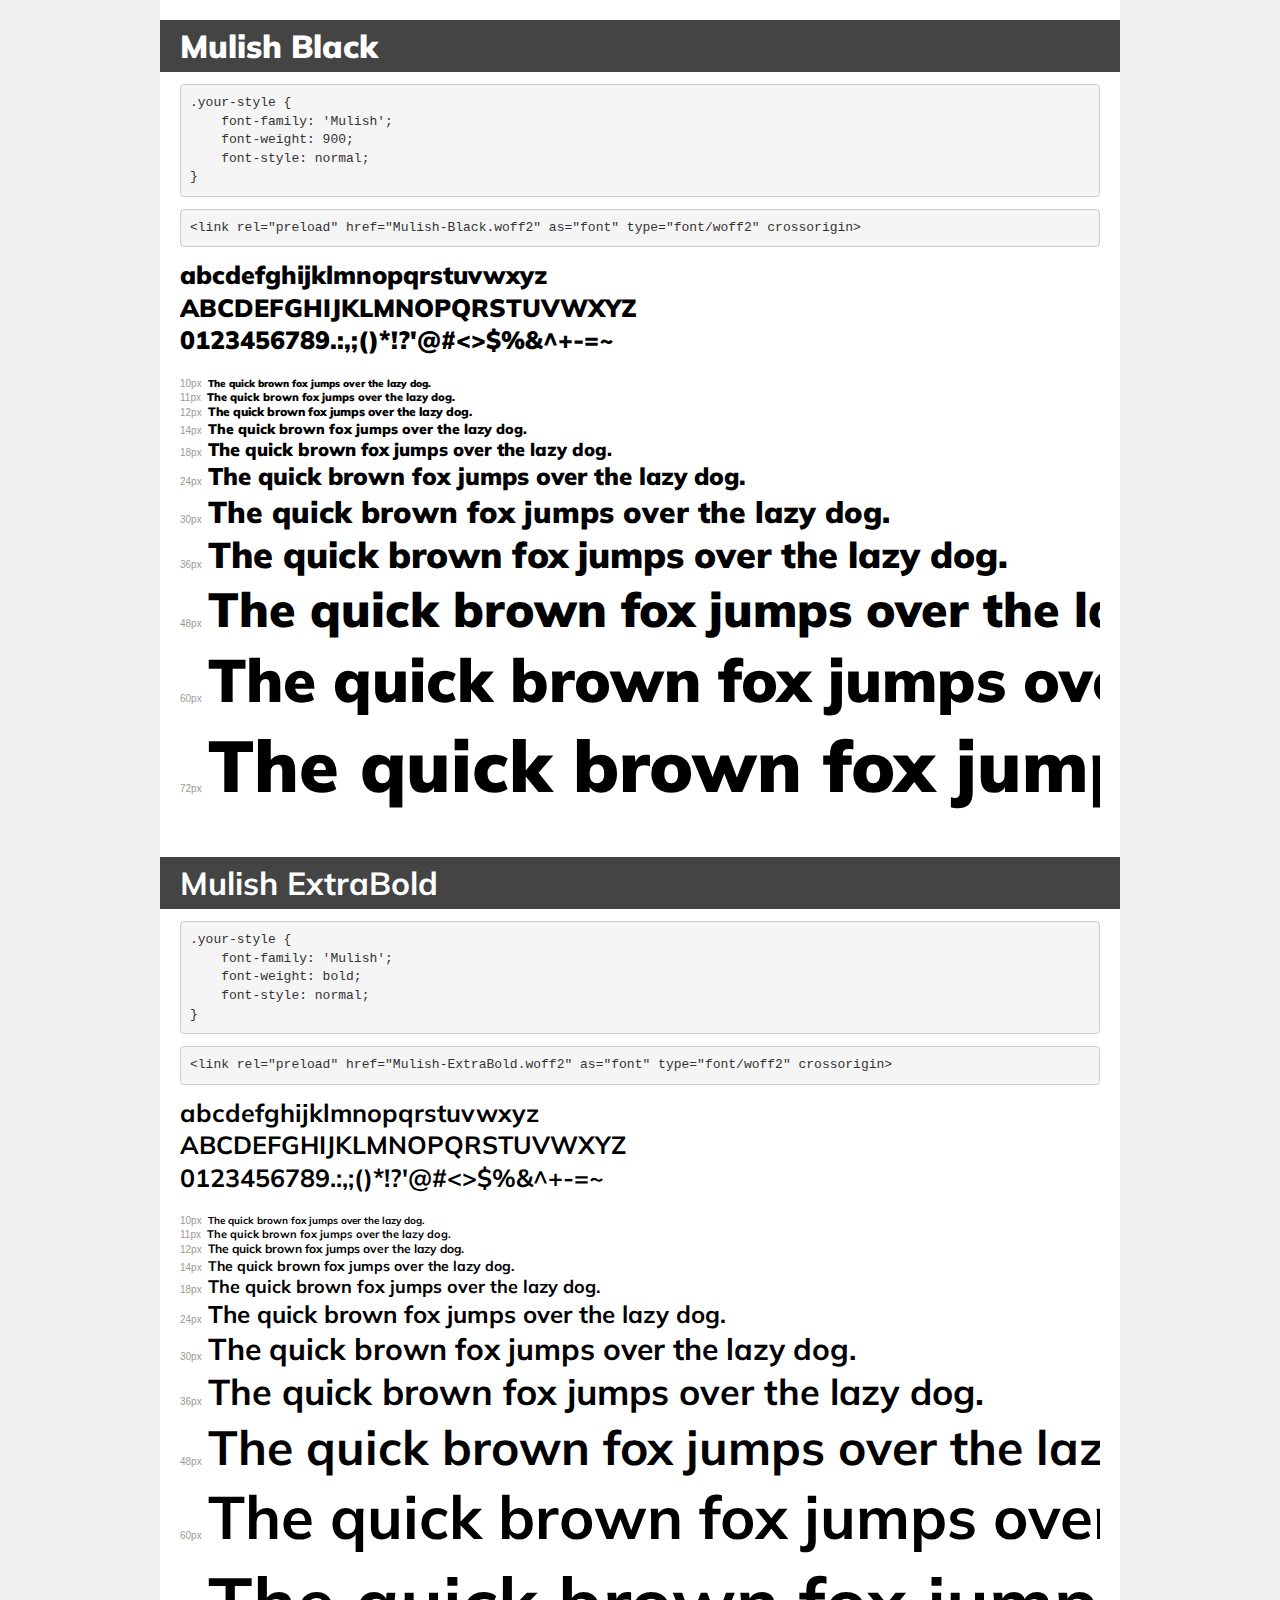
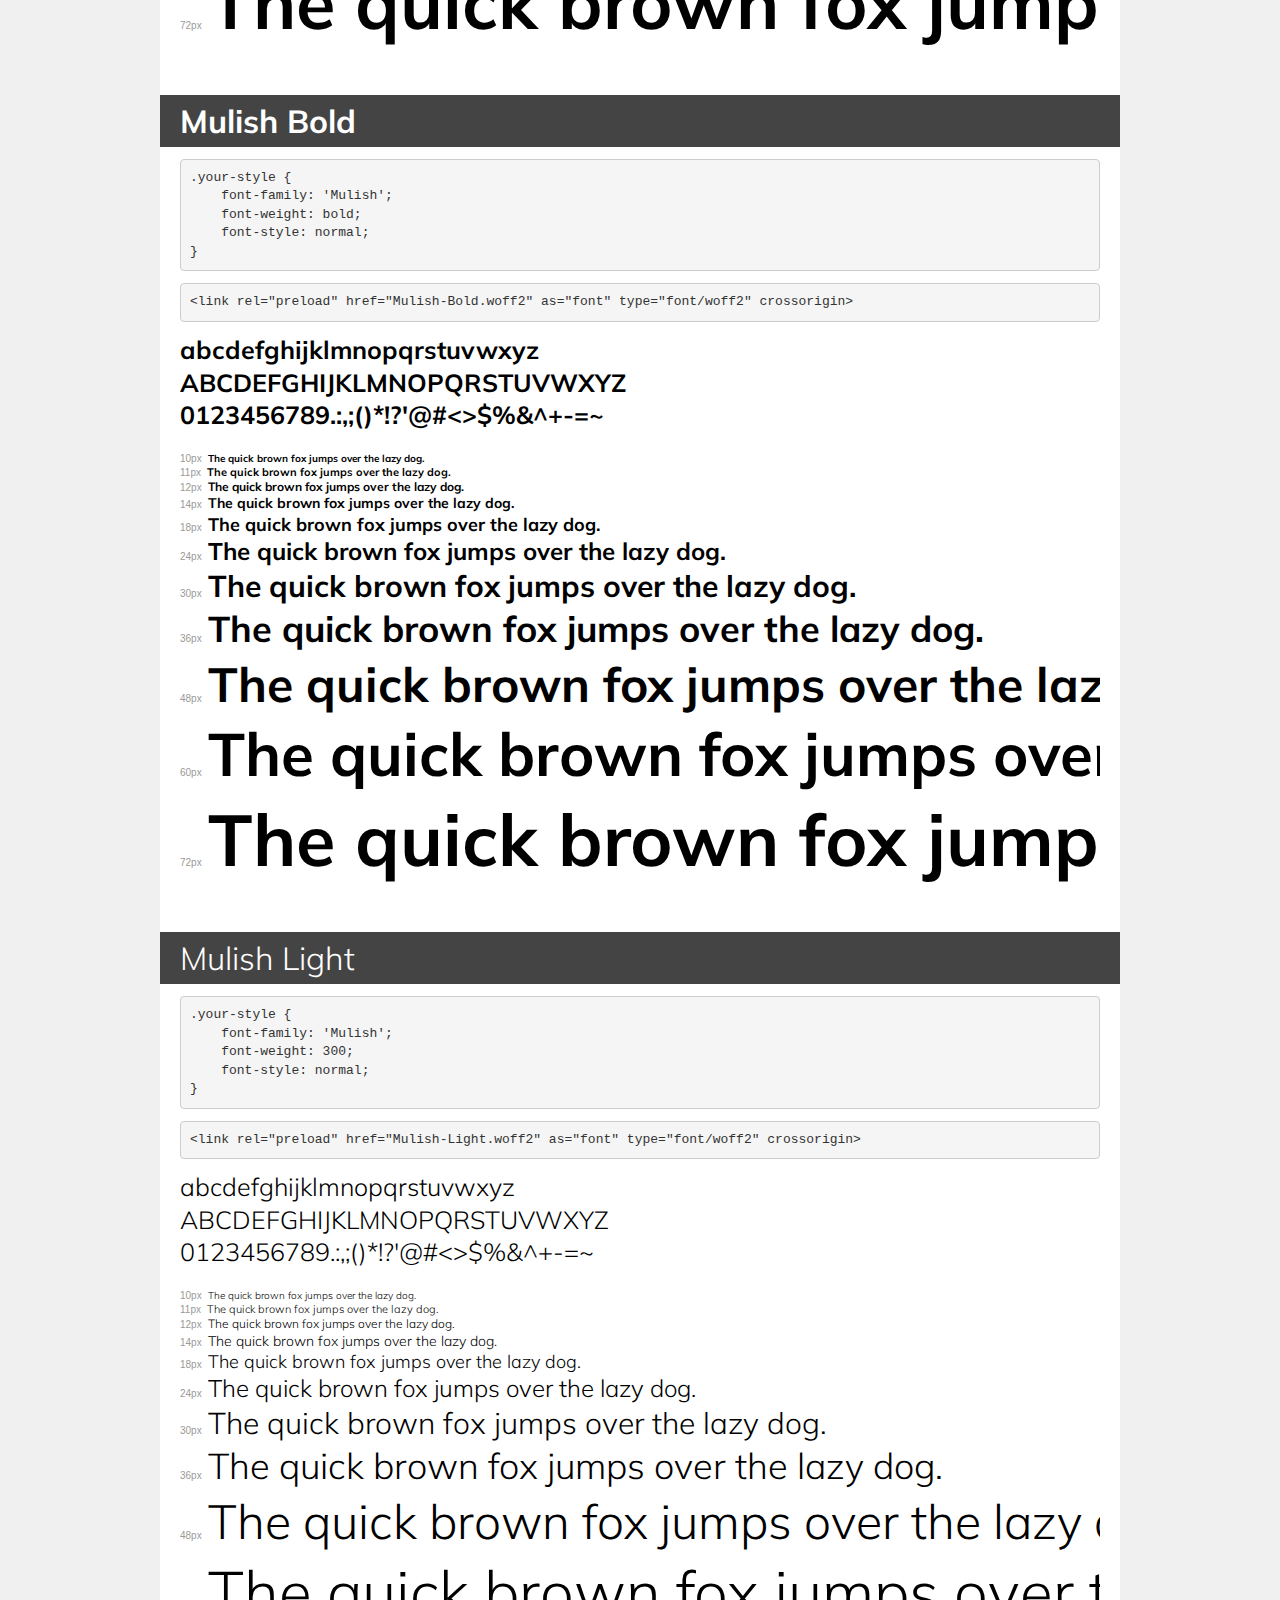
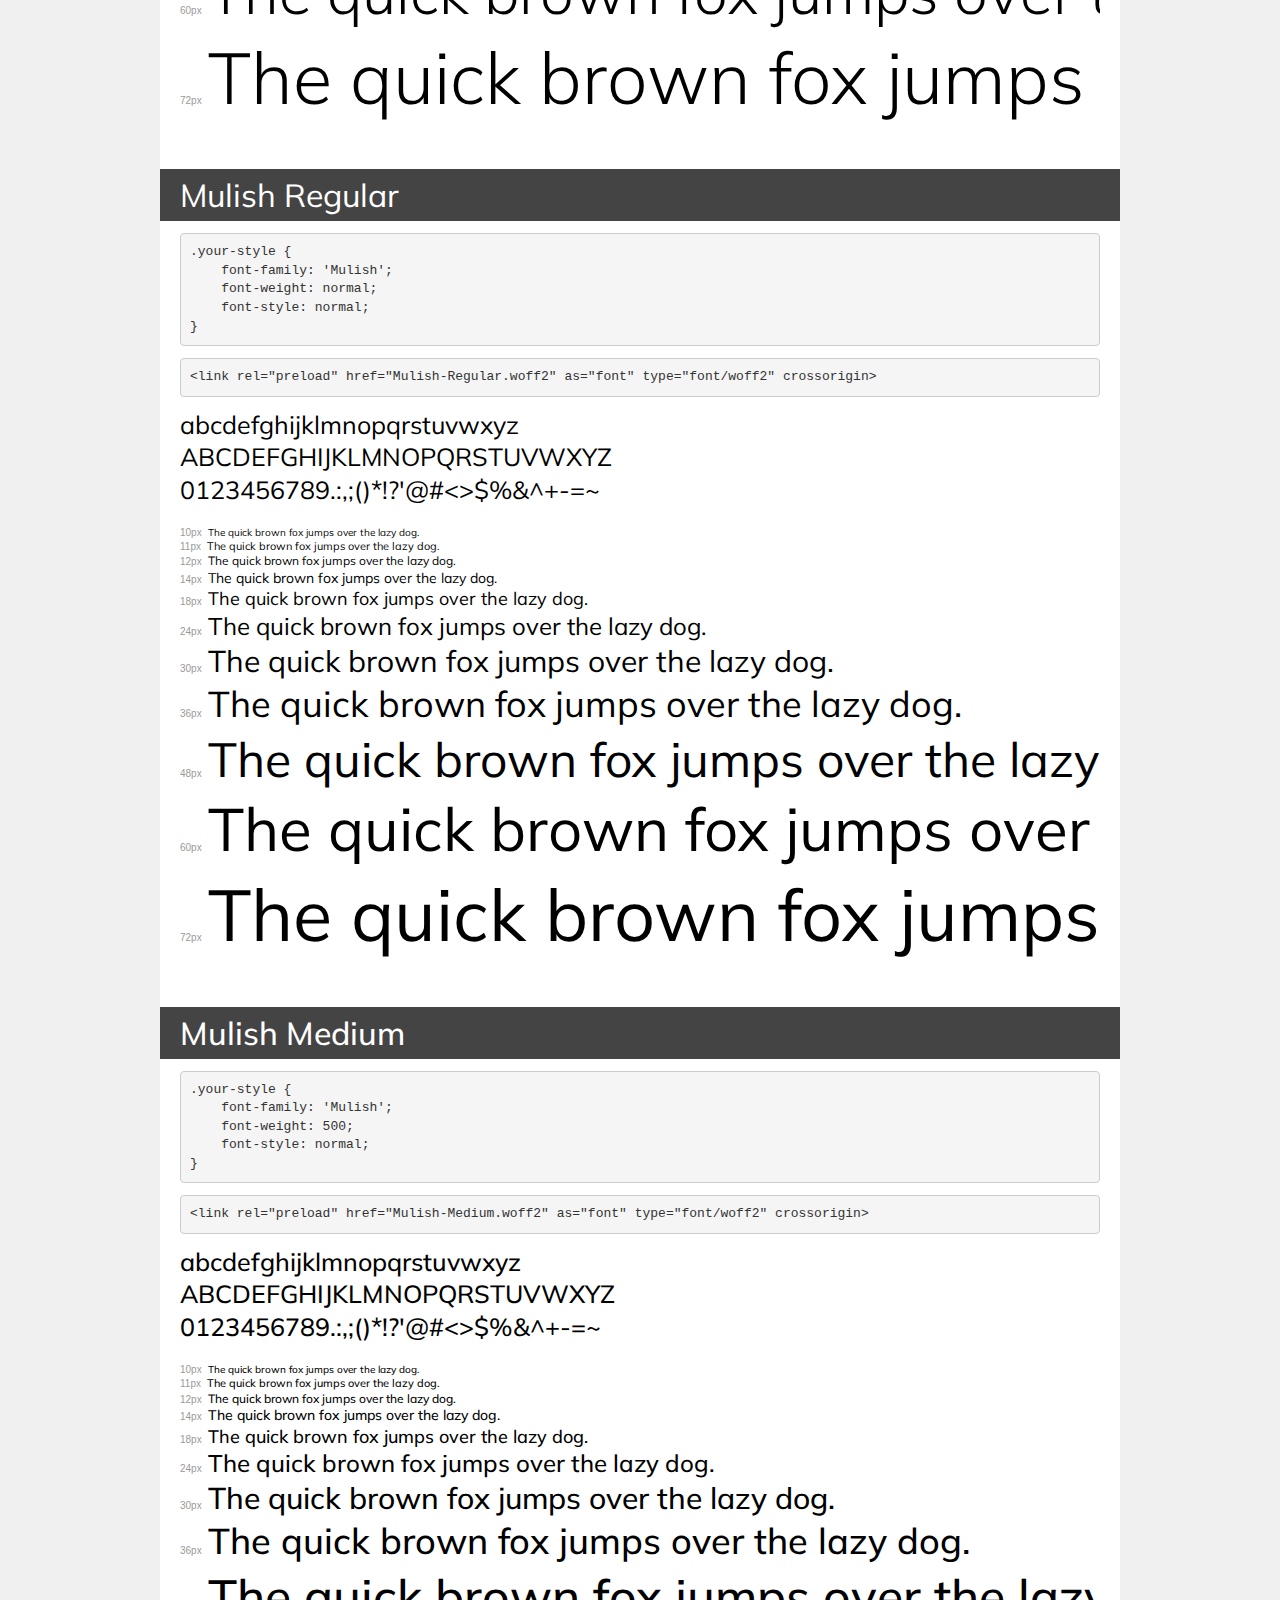
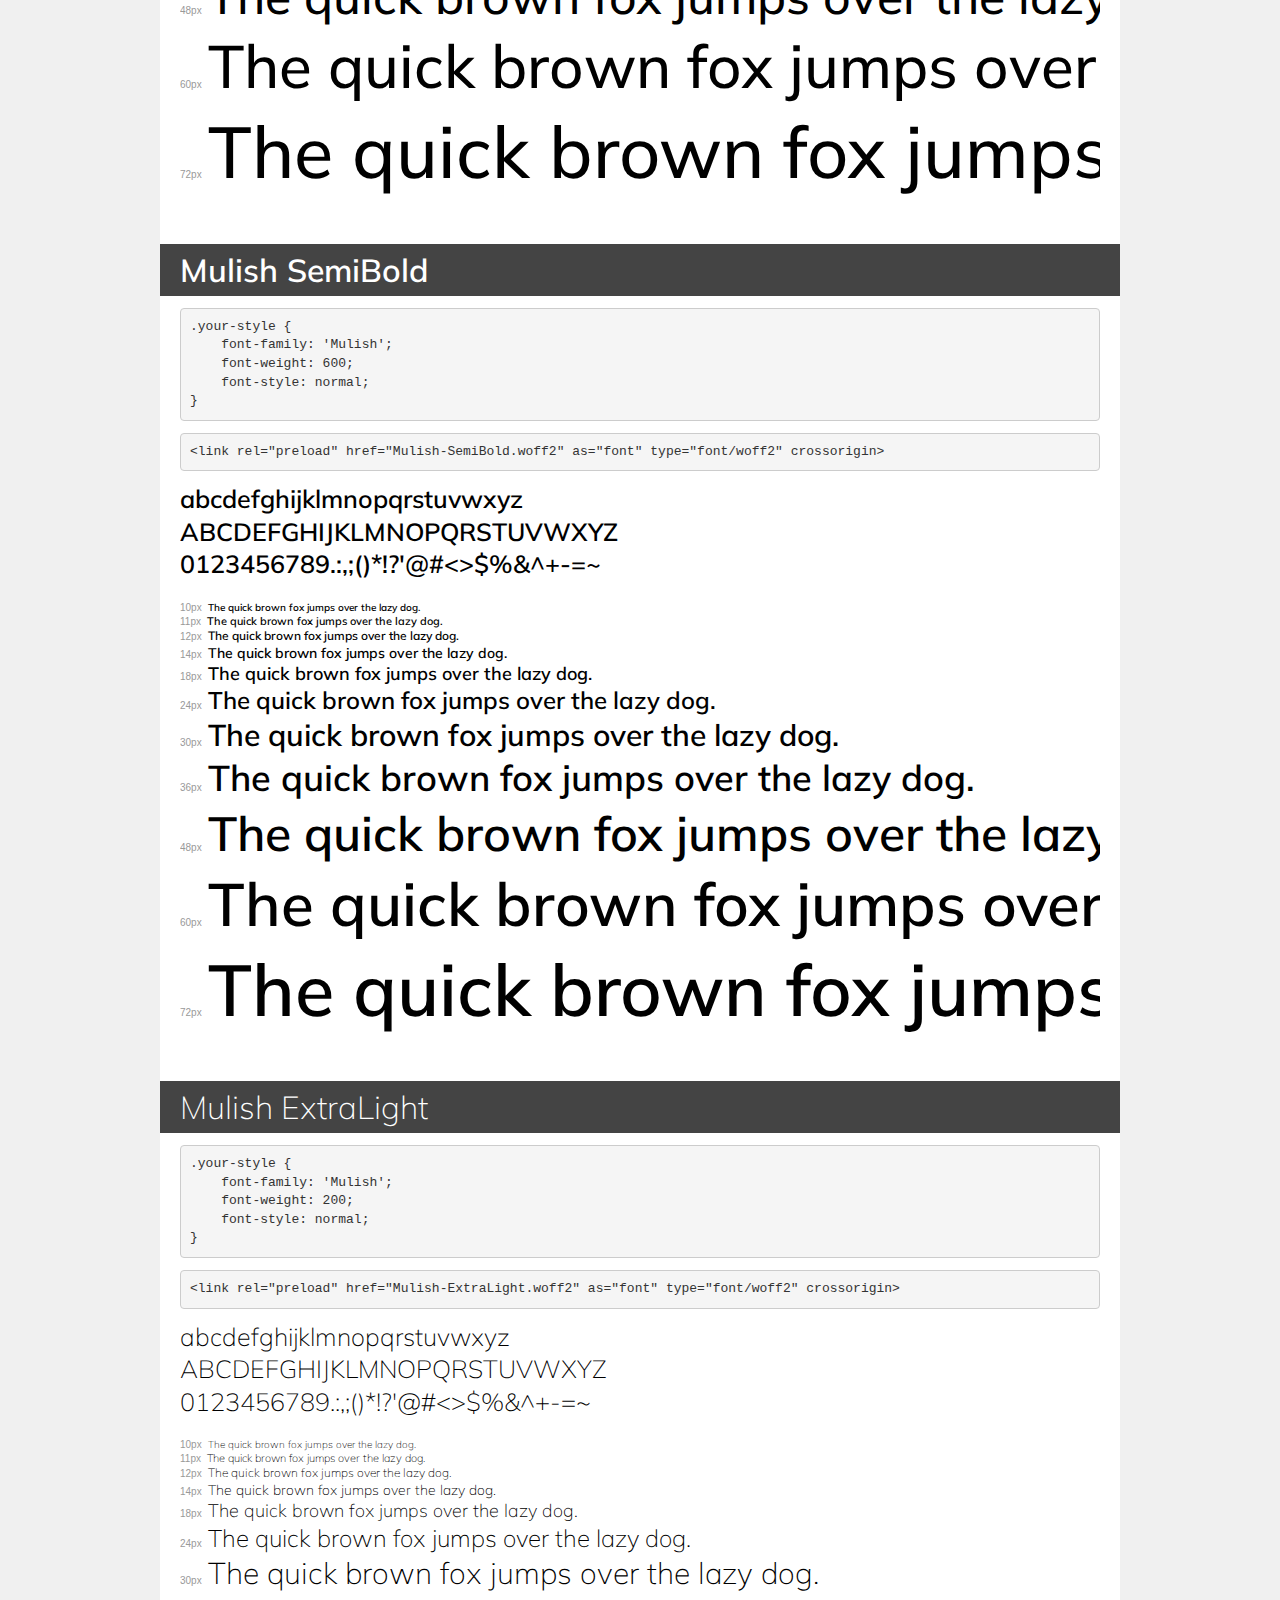
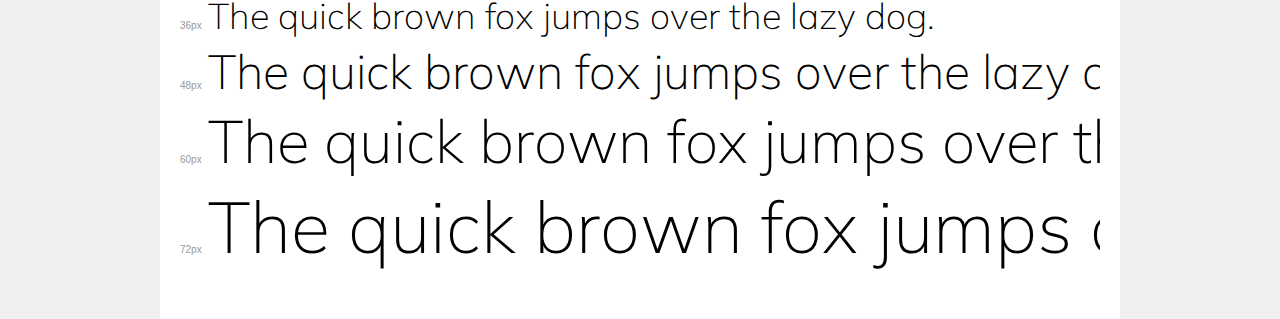
<file: fonts/mulish/demo.html>
<!DOCTYPE html>
<html lang="en">
<head>
    <meta charset="utf-8">
    <meta http-equiv="X-UA-Compatible" content="IE=edge">
    <meta name="viewport" content="width=device-width, initial-scale=1">
    <meta name="robots" content="noindex, noarchive">
    <meta name="format-detection" content="telephone=no">
    <title>Transfonter demo</title>
    <link href="stylesheet.css" rel="stylesheet">
    <style>
        /*
        http://meyerweb.com/eric/tools/css/reset/
        v2.0 | 20110126
        License: none (public domain)
        */
        html, body, div, span, applet, object, iframe,
        h1, h2, h3, h4, h5, h6, p, blockquote, pre,
        a, abbr, acronym, address, big, cite, code,
        del, dfn, em, img, ins, kbd, q, s, samp,
        small, strike, strong, sub, sup, tt, var,
        b, u, i, center,
        dl, dt, dd, ol, ul, li,
        fieldset, form, label, legend,
        table, caption, tbody, tfoot, thead, tr, th, td,
        article, aside, canvas, details, embed,
        figure, figcaption, footer, header, hgroup,
        menu, nav, output, ruby, section, summary,
        time, mark, audio, video {
            margin: 0;
            padding: 0;
            border: 0;
            font-size: 100%;
            font: inherit;
            vertical-align: baseline;
        }
        /* HTML5 display-role reset for older browsers */
        article, aside, details, figcaption, figure,
        footer, header, hgroup, menu, nav, section {
            display: block;
        }
        body {
            line-height: 1;
        }
        ol, ul {
            list-style: none;
        }
        blockquote, q {
            quotes: none;
        }
        blockquote:before, blockquote:after,
        q:before, q:after {
            content: '';
            content: none;
        }
        table {
            border-collapse: collapse;
            border-spacing: 0;
        }
        /* demo styles */
        body {
            background: #f0f0f0;
            color: #000;
        }
        .page {
            background: #fff;
            width: 920px;
            margin: 0 auto;
            padding: 20px 20px 0 20px;
            overflow: hidden;
        }
        .font-container {
            overflow-x: auto;
            overflow-y: hidden;
            margin-bottom: 40px;
            line-height: 1.3;
            white-space: nowrap;
            padding-bottom: 5px;
        }
        h1 {
            position: relative;
            background: #444;
            font-size: 32px;
            color: #fff;
            padding: 10px 20px;
            margin: 0 -20px 12px -20px;
        }
        .letters {
            font-size: 25px;
            margin-bottom: 20px;
        }
        .s10:before {
            content: '10px';
        }
        .s11:before {
            content: '11px';
        }
        .s12:before {
            content: '12px';
        }
        .s14:before {
            content: '14px';
        }
        .s18:before {
            content: '18px';
        }
        .s24:before {
            content: '24px';
        }
        .s30:before {
            content: '30px';
        }
        .s36:before {
            content: '36px';
        }
        .s48:before {
            content: '48px';
        }
        .s60:before {
            content: '60px';
        }
        .s72:before {
            content: '72px';
        }
        .s10:before, .s11:before, .s12:before, .s14:before,
        .s18:before, .s24:before, .s30:before, .s36:before,
        .s48:before, .s60:before, .s72:before {
            font-family: Arial, sans-serif;
            font-size: 10px;
            font-weight: normal;
            font-style: normal;
            color: #999;
            padding-right: 6px;
        }
        pre {
            display: block;
            padding: 9px;
            margin: 0 0 12px;
            font-family: Monaco, Menlo, Consolas, "Courier New", monospace;
            font-size: 13px;
            line-height: 1.428571429;
            color: #333;
            font-weight: normal;
            font-style: normal;
            background-color: #f5f5f5;
            border: 1px solid #ccc;
            overflow-x: auto;
            border-radius: 4px;
        }
        /* responsive */
        @media (max-width: 959px) {
            .page {
                width: auto;
                margin: 0;
            }
        }
    </style>
</head>
<body>
<div class="page">
    <div class="demo">
        <h1 style="font-family: 'Mulish'; font-weight: 900; font-style: normal;">Mulish Black</h1>
        <pre title="Usage">.your-style {
    font-family: 'Mulish';
    font-weight: 900;
    font-style: normal;
}</pre>
        <pre title="Preload (optional)">
&lt;link rel=&quot;preload&quot; href=&quot;Mulish-Black.woff2&quot; as=&quot;font&quot; type=&quot;font/woff2&quot; crossorigin&gt;</pre>
        <div class="font-container" style="font-family: 'Mulish'; font-weight: 900; font-style: normal;">
            <p class="letters">
                abcdefghijklmnopqrstuvwxyz<br>
ABCDEFGHIJKLMNOPQRSTUVWXYZ<br>
                0123456789.:,;()*!?'@#&lt;&gt;$%&^+-=~
            </p>
            <p class="s10" style="font-size: 10px;">The quick brown fox jumps over the lazy dog.</p>
            <p class="s11" style="font-size: 11px;">The quick brown fox jumps over the lazy dog.</p>
            <p class="s12" style="font-size: 12px;">The quick brown fox jumps over the lazy dog.</p>
            <p class="s14" style="font-size: 14px;">The quick brown fox jumps over the lazy dog.</p>
            <p class="s18" style="font-size: 18px;">The quick brown fox jumps over the lazy dog.</p>
            <p class="s24" style="font-size: 24px;">The quick brown fox jumps over the lazy dog.</p>
            <p class="s30" style="font-size: 30px;">The quick brown fox jumps over the lazy dog.</p>
            <p class="s36" style="font-size: 36px;">The quick brown fox jumps over the lazy dog.</p>
            <p class="s48" style="font-size: 48px;">The quick brown fox jumps over the lazy dog.</p>
            <p class="s60" style="font-size: 60px;">The quick brown fox jumps over the lazy dog.</p>
            <p class="s72" style="font-size: 72px;">The quick brown fox jumps over the lazy dog.</p>
        </div>
    </div>

    <div class="demo">
        <h1 style="font-family: 'Mulish'; font-weight: bold; font-style: normal;">Mulish ExtraBold</h1>
        <pre title="Usage">.your-style {
    font-family: 'Mulish';
    font-weight: bold;
    font-style: normal;
}</pre>
        <pre title="Preload (optional)">
&lt;link rel=&quot;preload&quot; href=&quot;Mulish-ExtraBold.woff2&quot; as=&quot;font&quot; type=&quot;font/woff2&quot; crossorigin&gt;</pre>
        <div class="font-container" style="font-family: 'Mulish'; font-weight: bold; font-style: normal;">
            <p class="letters">
                abcdefghijklmnopqrstuvwxyz<br>
ABCDEFGHIJKLMNOPQRSTUVWXYZ<br>
                0123456789.:,;()*!?'@#&lt;&gt;$%&^+-=~
            </p>
            <p class="s10" style="font-size: 10px;">The quick brown fox jumps over the lazy dog.</p>
            <p class="s11" style="font-size: 11px;">The quick brown fox jumps over the lazy dog.</p>
            <p class="s12" style="font-size: 12px;">The quick brown fox jumps over the lazy dog.</p>
            <p class="s14" style="font-size: 14px;">The quick brown fox jumps over the lazy dog.</p>
            <p class="s18" style="font-size: 18px;">The quick brown fox jumps over the lazy dog.</p>
            <p class="s24" style="font-size: 24px;">The quick brown fox jumps over the lazy dog.</p>
            <p class="s30" style="font-size: 30px;">The quick brown fox jumps over the lazy dog.</p>
            <p class="s36" style="font-size: 36px;">The quick brown fox jumps over the lazy dog.</p>
            <p class="s48" style="font-size: 48px;">The quick brown fox jumps over the lazy dog.</p>
            <p class="s60" style="font-size: 60px;">The quick brown fox jumps over the lazy dog.</p>
            <p class="s72" style="font-size: 72px;">The quick brown fox jumps over the lazy dog.</p>
        </div>
    </div>

    <div class="demo">
        <h1 style="font-family: 'Mulish'; font-weight: bold; font-style: normal;">Mulish Bold</h1>
        <pre title="Usage">.your-style {
    font-family: 'Mulish';
    font-weight: bold;
    font-style: normal;
}</pre>
        <pre title="Preload (optional)">
&lt;link rel=&quot;preload&quot; href=&quot;Mulish-Bold.woff2&quot; as=&quot;font&quot; type=&quot;font/woff2&quot; crossorigin&gt;</pre>
        <div class="font-container" style="font-family: 'Mulish'; font-weight: bold; font-style: normal;">
            <p class="letters">
                abcdefghijklmnopqrstuvwxyz<br>
ABCDEFGHIJKLMNOPQRSTUVWXYZ<br>
                0123456789.:,;()*!?'@#&lt;&gt;$%&^+-=~
            </p>
            <p class="s10" style="font-size: 10px;">The quick brown fox jumps over the lazy dog.</p>
            <p class="s11" style="font-size: 11px;">The quick brown fox jumps over the lazy dog.</p>
            <p class="s12" style="font-size: 12px;">The quick brown fox jumps over the lazy dog.</p>
            <p class="s14" style="font-size: 14px;">The quick brown fox jumps over the lazy dog.</p>
            <p class="s18" style="font-size: 18px;">The quick brown fox jumps over the lazy dog.</p>
            <p class="s24" style="font-size: 24px;">The quick brown fox jumps over the lazy dog.</p>
            <p class="s30" style="font-size: 30px;">The quick brown fox jumps over the lazy dog.</p>
            <p class="s36" style="font-size: 36px;">The quick brown fox jumps over the lazy dog.</p>
            <p class="s48" style="font-size: 48px;">The quick brown fox jumps over the lazy dog.</p>
            <p class="s60" style="font-size: 60px;">The quick brown fox jumps over the lazy dog.</p>
            <p class="s72" style="font-size: 72px;">The quick brown fox jumps over the lazy dog.</p>
        </div>
    </div>

    <div class="demo">
        <h1 style="font-family: 'Mulish'; font-weight: 300; font-style: normal;">Mulish Light</h1>
        <pre title="Usage">.your-style {
    font-family: 'Mulish';
    font-weight: 300;
    font-style: normal;
}</pre>
        <pre title="Preload (optional)">
&lt;link rel=&quot;preload&quot; href=&quot;Mulish-Light.woff2&quot; as=&quot;font&quot; type=&quot;font/woff2&quot; crossorigin&gt;</pre>
        <div class="font-container" style="font-family: 'Mulish'; font-weight: 300; font-style: normal;">
            <p class="letters">
                abcdefghijklmnopqrstuvwxyz<br>
ABCDEFGHIJKLMNOPQRSTUVWXYZ<br>
                0123456789.:,;()*!?'@#&lt;&gt;$%&^+-=~
            </p>
            <p class="s10" style="font-size: 10px;">The quick brown fox jumps over the lazy dog.</p>
            <p class="s11" style="font-size: 11px;">The quick brown fox jumps over the lazy dog.</p>
            <p class="s12" style="font-size: 12px;">The quick brown fox jumps over the lazy dog.</p>
            <p class="s14" style="font-size: 14px;">The quick brown fox jumps over the lazy dog.</p>
            <p class="s18" style="font-size: 18px;">The quick brown fox jumps over the lazy dog.</p>
            <p class="s24" style="font-size: 24px;">The quick brown fox jumps over the lazy dog.</p>
            <p class="s30" style="font-size: 30px;">The quick brown fox jumps over the lazy dog.</p>
            <p class="s36" style="font-size: 36px;">The quick brown fox jumps over the lazy dog.</p>
            <p class="s48" style="font-size: 48px;">The quick brown fox jumps over the lazy dog.</p>
            <p class="s60" style="font-size: 60px;">The quick brown fox jumps over the lazy dog.</p>
            <p class="s72" style="font-size: 72px;">The quick brown fox jumps over the lazy dog.</p>
        </div>
    </div>

    <div class="demo">
        <h1 style="font-family: 'Mulish'; font-weight: normal; font-style: normal;">Mulish Regular</h1>
        <pre title="Usage">.your-style {
    font-family: 'Mulish';
    font-weight: normal;
    font-style: normal;
}</pre>
        <pre title="Preload (optional)">
&lt;link rel=&quot;preload&quot; href=&quot;Mulish-Regular.woff2&quot; as=&quot;font&quot; type=&quot;font/woff2&quot; crossorigin&gt;</pre>
        <div class="font-container" style="font-family: 'Mulish'; font-weight: normal; font-style: normal;">
            <p class="letters">
                abcdefghijklmnopqrstuvwxyz<br>
ABCDEFGHIJKLMNOPQRSTUVWXYZ<br>
                0123456789.:,;()*!?'@#&lt;&gt;$%&^+-=~
            </p>
            <p class="s10" style="font-size: 10px;">The quick brown fox jumps over the lazy dog.</p>
            <p class="s11" style="font-size: 11px;">The quick brown fox jumps over the lazy dog.</p>
            <p class="s12" style="font-size: 12px;">The quick brown fox jumps over the lazy dog.</p>
            <p class="s14" style="font-size: 14px;">The quick brown fox jumps over the lazy dog.</p>
            <p class="s18" style="font-size: 18px;">The quick brown fox jumps over the lazy dog.</p>
            <p class="s24" style="font-size: 24px;">The quick brown fox jumps over the lazy dog.</p>
            <p class="s30" style="font-size: 30px;">The quick brown fox jumps over the lazy dog.</p>
            <p class="s36" style="font-size: 36px;">The quick brown fox jumps over the lazy dog.</p>
            <p class="s48" style="font-size: 48px;">The quick brown fox jumps over the lazy dog.</p>
            <p class="s60" style="font-size: 60px;">The quick brown fox jumps over the lazy dog.</p>
            <p class="s72" style="font-size: 72px;">The quick brown fox jumps over the lazy dog.</p>
        </div>
    </div>

    <div class="demo">
        <h1 style="font-family: 'Mulish'; font-weight: 500; font-style: normal;">Mulish Medium</h1>
        <pre title="Usage">.your-style {
    font-family: 'Mulish';
    font-weight: 500;
    font-style: normal;
}</pre>
        <pre title="Preload (optional)">
&lt;link rel=&quot;preload&quot; href=&quot;Mulish-Medium.woff2&quot; as=&quot;font&quot; type=&quot;font/woff2&quot; crossorigin&gt;</pre>
        <div class="font-container" style="font-family: 'Mulish'; font-weight: 500; font-style: normal;">
            <p class="letters">
                abcdefghijklmnopqrstuvwxyz<br>
ABCDEFGHIJKLMNOPQRSTUVWXYZ<br>
                0123456789.:,;()*!?'@#&lt;&gt;$%&^+-=~
            </p>
            <p class="s10" style="font-size: 10px;">The quick brown fox jumps over the lazy dog.</p>
            <p class="s11" style="font-size: 11px;">The quick brown fox jumps over the lazy dog.</p>
            <p class="s12" style="font-size: 12px;">The quick brown fox jumps over the lazy dog.</p>
            <p class="s14" style="font-size: 14px;">The quick brown fox jumps over the lazy dog.</p>
            <p class="s18" style="font-size: 18px;">The quick brown fox jumps over the lazy dog.</p>
            <p class="s24" style="font-size: 24px;">The quick brown fox jumps over the lazy dog.</p>
            <p class="s30" style="font-size: 30px;">The quick brown fox jumps over the lazy dog.</p>
            <p class="s36" style="font-size: 36px;">The quick brown fox jumps over the lazy dog.</p>
            <p class="s48" style="font-size: 48px;">The quick brown fox jumps over the lazy dog.</p>
            <p class="s60" style="font-size: 60px;">The quick brown fox jumps over the lazy dog.</p>
            <p class="s72" style="font-size: 72px;">The quick brown fox jumps over the lazy dog.</p>
        </div>
    </div>

    <div class="demo">
        <h1 style="font-family: 'Mulish'; font-weight: 600; font-style: normal;">Mulish SemiBold</h1>
        <pre title="Usage">.your-style {
    font-family: 'Mulish';
    font-weight: 600;
    font-style: normal;
}</pre>
        <pre title="Preload (optional)">
&lt;link rel=&quot;preload&quot; href=&quot;Mulish-SemiBold.woff2&quot; as=&quot;font&quot; type=&quot;font/woff2&quot; crossorigin&gt;</pre>
        <div class="font-container" style="font-family: 'Mulish'; font-weight: 600; font-style: normal;">
            <p class="letters">
                abcdefghijklmnopqrstuvwxyz<br>
ABCDEFGHIJKLMNOPQRSTUVWXYZ<br>
                0123456789.:,;()*!?'@#&lt;&gt;$%&^+-=~
            </p>
            <p class="s10" style="font-size: 10px;">The quick brown fox jumps over the lazy dog.</p>
            <p class="s11" style="font-size: 11px;">The quick brown fox jumps over the lazy dog.</p>
            <p class="s12" style="font-size: 12px;">The quick brown fox jumps over the lazy dog.</p>
            <p class="s14" style="font-size: 14px;">The quick brown fox jumps over the lazy dog.</p>
            <p class="s18" style="font-size: 18px;">The quick brown fox jumps over the lazy dog.</p>
            <p class="s24" style="font-size: 24px;">The quick brown fox jumps over the lazy dog.</p>
            <p class="s30" style="font-size: 30px;">The quick brown fox jumps over the lazy dog.</p>
            <p class="s36" style="font-size: 36px;">The quick brown fox jumps over the lazy dog.</p>
            <p class="s48" style="font-size: 48px;">The quick brown fox jumps over the lazy dog.</p>
            <p class="s60" style="font-size: 60px;">The quick brown fox jumps over the lazy dog.</p>
            <p class="s72" style="font-size: 72px;">The quick brown fox jumps over the lazy dog.</p>
        </div>
    </div>

    <div class="demo">
        <h1 style="font-family: 'Mulish'; font-weight: 200; font-style: normal;">Mulish ExtraLight</h1>
        <pre title="Usage">.your-style {
    font-family: 'Mulish';
    font-weight: 200;
    font-style: normal;
}</pre>
        <pre title="Preload (optional)">
&lt;link rel=&quot;preload&quot; href=&quot;Mulish-ExtraLight.woff2&quot; as=&quot;font&quot; type=&quot;font/woff2&quot; crossorigin&gt;</pre>
        <div class="font-container" style="font-family: 'Mulish'; font-weight: 200; font-style: normal;">
            <p class="letters">
                abcdefghijklmnopqrstuvwxyz<br>
ABCDEFGHIJKLMNOPQRSTUVWXYZ<br>
                0123456789.:,;()*!?'@#&lt;&gt;$%&^+-=~
            </p>
            <p class="s10" style="font-size: 10px;">The quick brown fox jumps over the lazy dog.</p>
            <p class="s11" style="font-size: 11px;">The quick brown fox jumps over the lazy dog.</p>
            <p class="s12" style="font-size: 12px;">The quick brown fox jumps over the lazy dog.</p>
            <p class="s14" style="font-size: 14px;">The quick brown fox jumps over the lazy dog.</p>
            <p class="s18" style="font-size: 18px;">The quick brown fox jumps over the lazy dog.</p>
            <p class="s24" style="font-size: 24px;">The quick brown fox jumps over the lazy dog.</p>
            <p class="s30" style="font-size: 30px;">The quick brown fox jumps over the lazy dog.</p>
            <p class="s36" style="font-size: 36px;">The quick brown fox jumps over the lazy dog.</p>
            <p class="s48" style="font-size: 48px;">The quick brown fox jumps over the lazy dog.</p>
            <p class="s60" style="font-size: 60px;">The quick brown fox jumps over the lazy dog.</p>
            <p class="s72" style="font-size: 72px;">The quick brown fox jumps over the lazy dog.</p>
        </div>
    </div>

</div>
</body>
</html>
</file>
<file: fonts/mulish/stylesheet.css>
@font-face {
    font-family: 'Mulish';
    src: url('Mulish-Black.woff2') format('woff2'),
        url('Mulish-Black.woff') format('woff');
    font-weight: 900;
    font-style: normal;
    font-display: swap;
}

@font-face {
    font-family: 'Mulish';
    src: url('Mulish-ExtraBold.woff2') format('woff2'),
        url('Mulish-ExtraBold.woff') format('woff');
    font-weight: bold;
    font-style: normal;
    font-display: swap;
}

@font-face {
    font-family: 'Mulish';
    src: url('Mulish-Bold.woff2') format('woff2'),
        url('Mulish-Bold.woff') format('woff');
    font-weight: bold;
    font-style: normal;
    font-display: swap;
}

@font-face {
    font-family: 'Mulish';
    src: url('Mulish-Light.woff2') format('woff2'),
        url('Mulish-Light.woff') format('woff');
    font-weight: 300;
    font-style: normal;
    font-display: swap;
}

@font-face {
    font-family: 'Mulish';
    src: url('Mulish-Regular.woff2') format('woff2'),
        url('Mulish-Regular.woff') format('woff');
    font-weight: normal;
    font-style: normal;
    font-display: swap;
}

@font-face {
    font-family: 'Mulish';
    src: url('Mulish-Medium.woff2') format('woff2'),
        url('Mulish-Medium.woff') format('woff');
    font-weight: 500;
    font-style: normal;
    font-display: swap;
}

@font-face {
    font-family: 'Mulish';
    src: url('Mulish-SemiBold.woff2') format('woff2'),
        url('Mulish-SemiBold.woff') format('woff');
    font-weight: 600;
    font-style: normal;
    font-display: swap;
}

@font-face {
    font-family: 'Mulish';
    src: url('Mulish-ExtraLight.woff2') format('woff2'),
        url('Mulish-ExtraLight.woff') format('woff');
    font-weight: 200;
    font-style: normal;
    font-display: swap;
}
</file>
<file: css/footer.css>
footer {
    background-color: #4255a4;
}

.footer-inner .col-3:first-child li a {
    padding: 10px 12px;
}

.copyright i {
    color: var(--theme-purple);
}
</file>
<file: css/style.css>
.goal-content h2 {
    color: var(--theme-blue);
}

/* BANNER */

.banner {
    background-image: url(../img/banner-1.png);
    padding: 250px 0;
    background-size: cover;
    background-position: right;
}

.banner-content a {
    background-color: var(--theme-orange);
    padding-top: 10px;
    padding-bottom: 10px;
}

/* GOALS */

.goal-content a {
    background-color: var(--theme-orange);
}
</file>
<file: css/header.css>
header nav li:nth-last-child(2) a {
    background-color: var(--theme-orange);
    padding-top: 10px;
    padding-bottom: 10px;
}

header nav li:last-child a {
    padding-top: 10px;
    padding-bottom: 10px;
}

@keyframes slide {

    from {
        transform: translateY(-100%);
    }

}

@media(max-width:991px) {

    header {
        background: linear-gradient(to bottom, #c054ff 0%, #5274ff 100%);
    }

}

@media(min-width:992px) {

    .slide {
        background: linear-gradient(to bottom, #c054ff 0%, #5274ff 100%);
        animation: slide 0.4s linear;
        transition: 0.4s all;
    }

}
</file>
<file: css/common.css>
:root {
    --theme-orange: #FF9F67;
    --theme-blue: #4255A4;
    --theme-purple: #C86FFF;
}

body {
    font-family: 'Mulish' !important;
}

html {
    scroll-behavior: smooth;
}

.courses-banner,
.about-banner,
.contact-banner {
    background: url(../img/banner-2.png);
    background-size: cover;
    padding: 200px 0 50px 0;
}

.courses-title h2,
.subjects-title h2,
.e-learning-content h2,
.outcome-content h2,
.experts-title h2,
.expert-content a,
.contact-title {
    color: var(--theme-blue);
}

.course-btn a,
.subject-btn a {
    border: 1px solid var(--theme-orange);
    color: var(--theme-orange);
}

.e-learning-content li i,
.outcome-content li i {
    color: var(--theme-orange);
}

.py {
    padding: 100px 0;
}

/* LOADER */

.overlay {
    display: flex;
    justify-content: center;
    align-items: center;
}

.loader {
    width: 100px;
    height: 100px;
}

.loader::before {
    content: "";
    width: 100%;
    height: 100%;
    position: absolute;
    top: 0;
    left: 0;
    border: 2px solid var(--theme-purple);
    border-right-color: transparent;
    border-bottom-color: transparent;
    border-left-color: transparent;
    border-radius: 50%;
    animation: loader 1s linear infinite;
}

.loader i {
    line-height: 100px;
}

@keyframes loader {

    to {
        transform: rotate(360deg);
    }

}

/* SERVICES */

.service-item h5,
.service-item p {
    color: var(--theme-blue);
}

/* COURSES */

.courses {
    padding: 50px 0 100px 0;
}

.courses-item {
    box-shadow: 0px 6px 6px 0px rgba(2, 25, 65, 0.08);
}

.courses-item a {
    color: var(--theme-blue);
}

.courses-item i,
.courses .swiper-slide span {
    color: var(--theme-orange);
}

/* ONLINE-EDUCATION */

.e-learning-content span {
    background: linear-gradient(to bottom, #eae2fe 0%, #a376ff 1%, #ea68ff 98%, #ec7dfe 99%, #f3f3fa 99%, #f4f5fa 100%);
    width: 80px;
    height: 80px;
    line-height: 80px;
}

.e-learning-content li p {
    color: var(--theme-blue);
}

.e-learning-img a {
    background-color: var(--theme-orange);
    width: 70px;
    height: 70px;
    line-height: 70px;
}

/* BACK-TO-TOP */

.back-to-top {
    background-color: var(--theme-purple);
    right: 30px;
    bottom: 30px;
    transform: rotate(-90deg);
    padding: 10px 16px;
    display: none;
}
</file>
